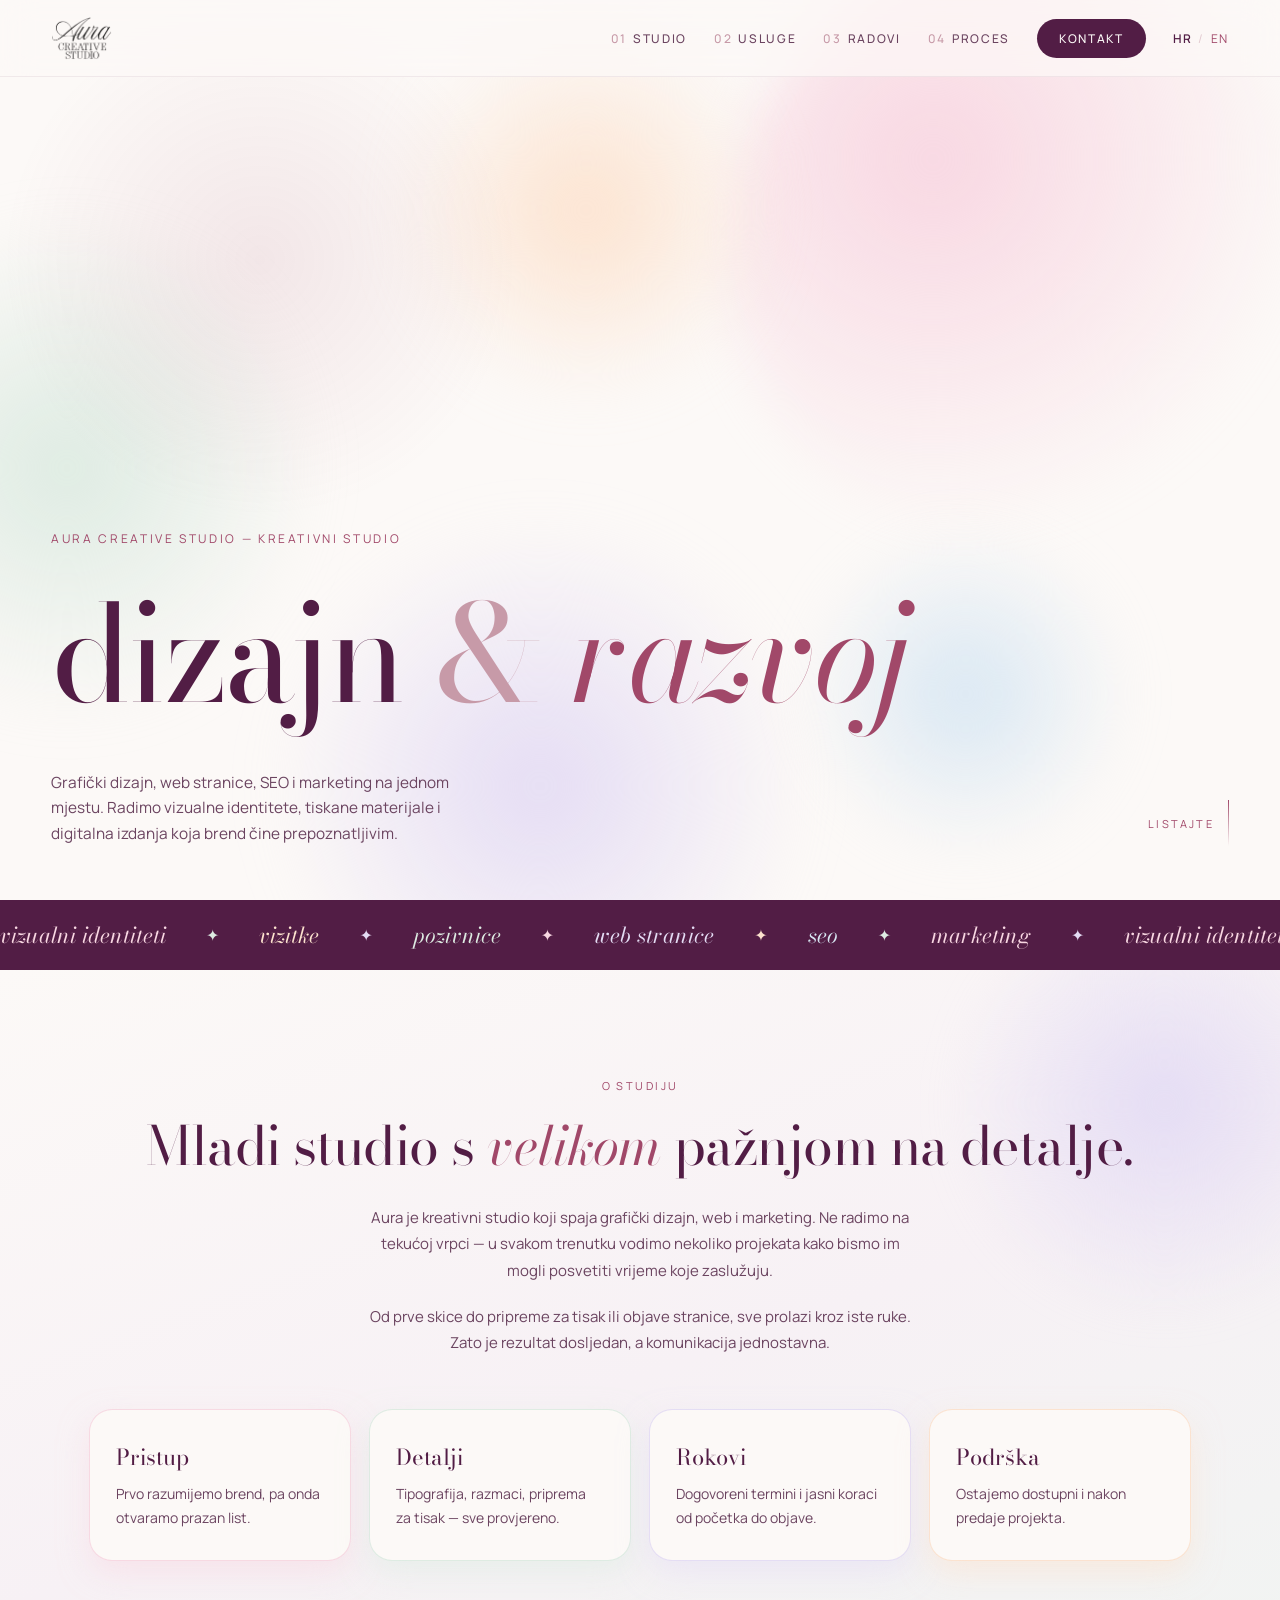
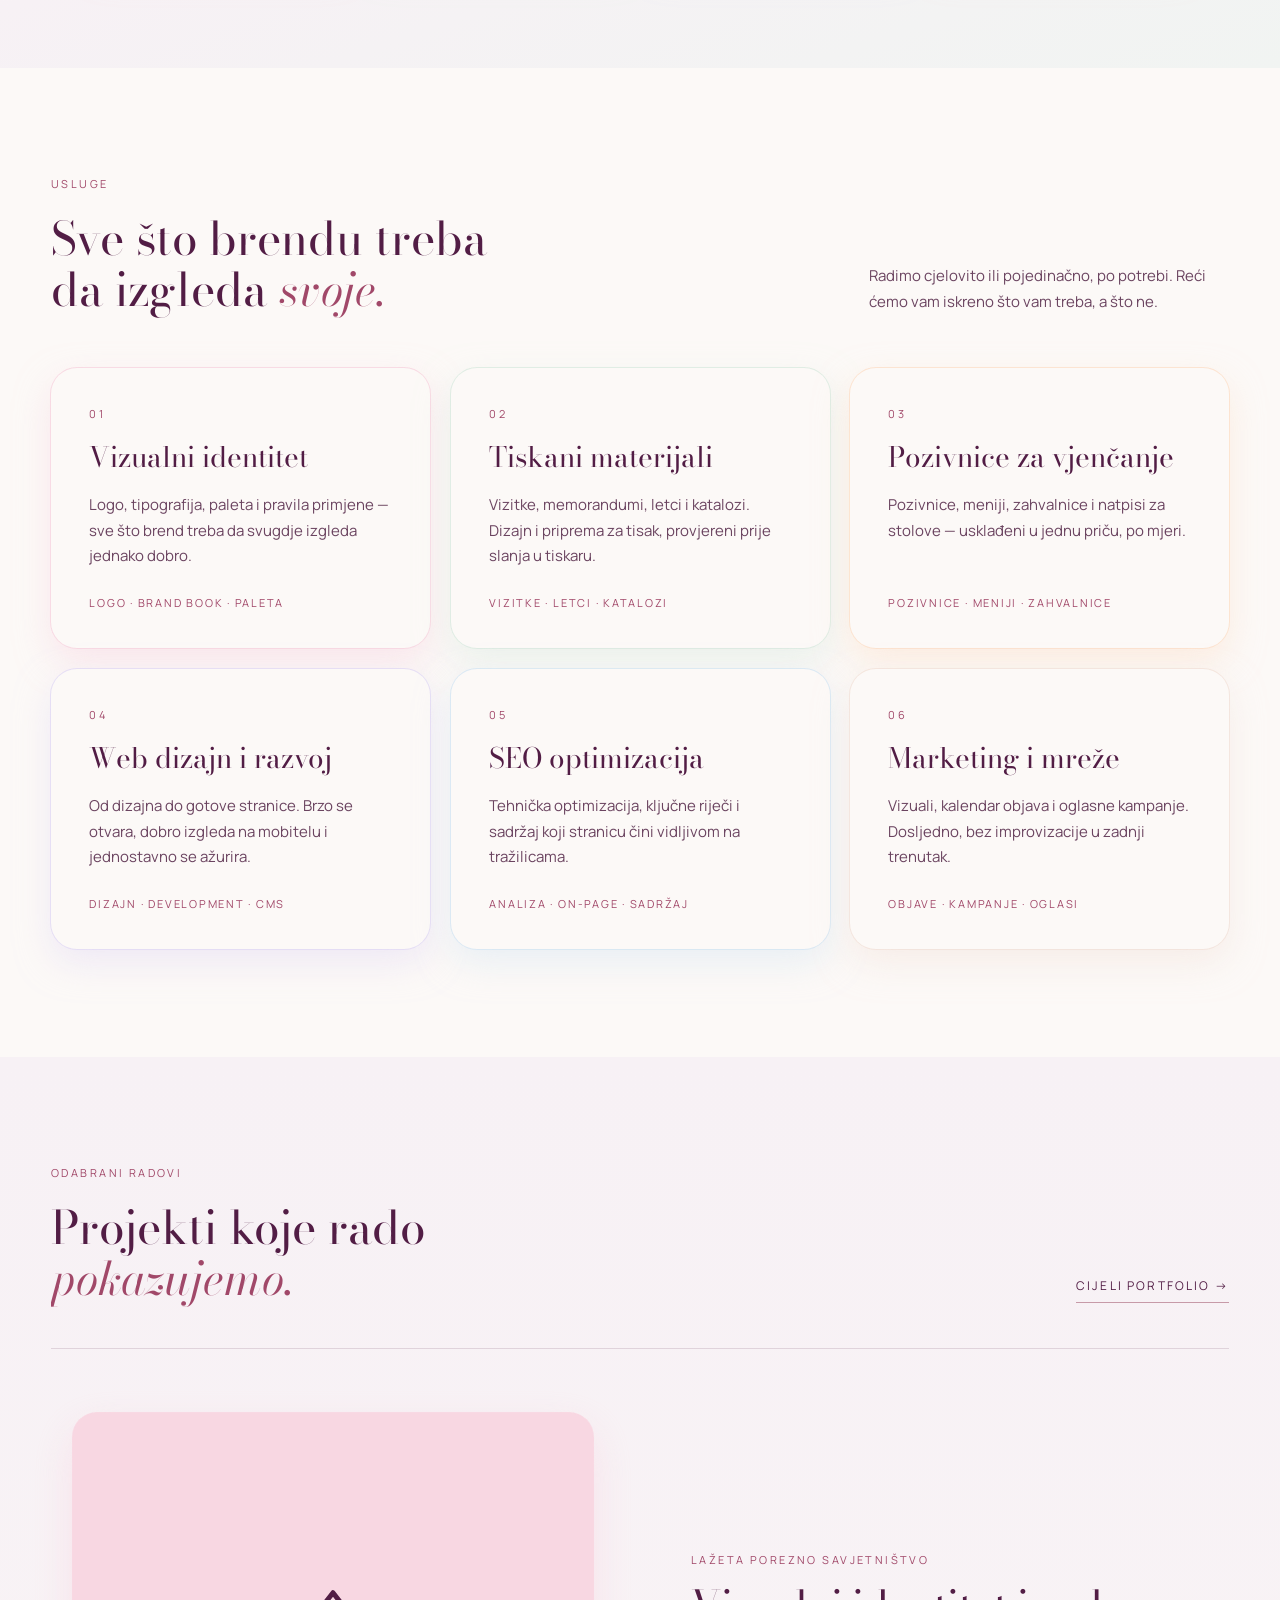
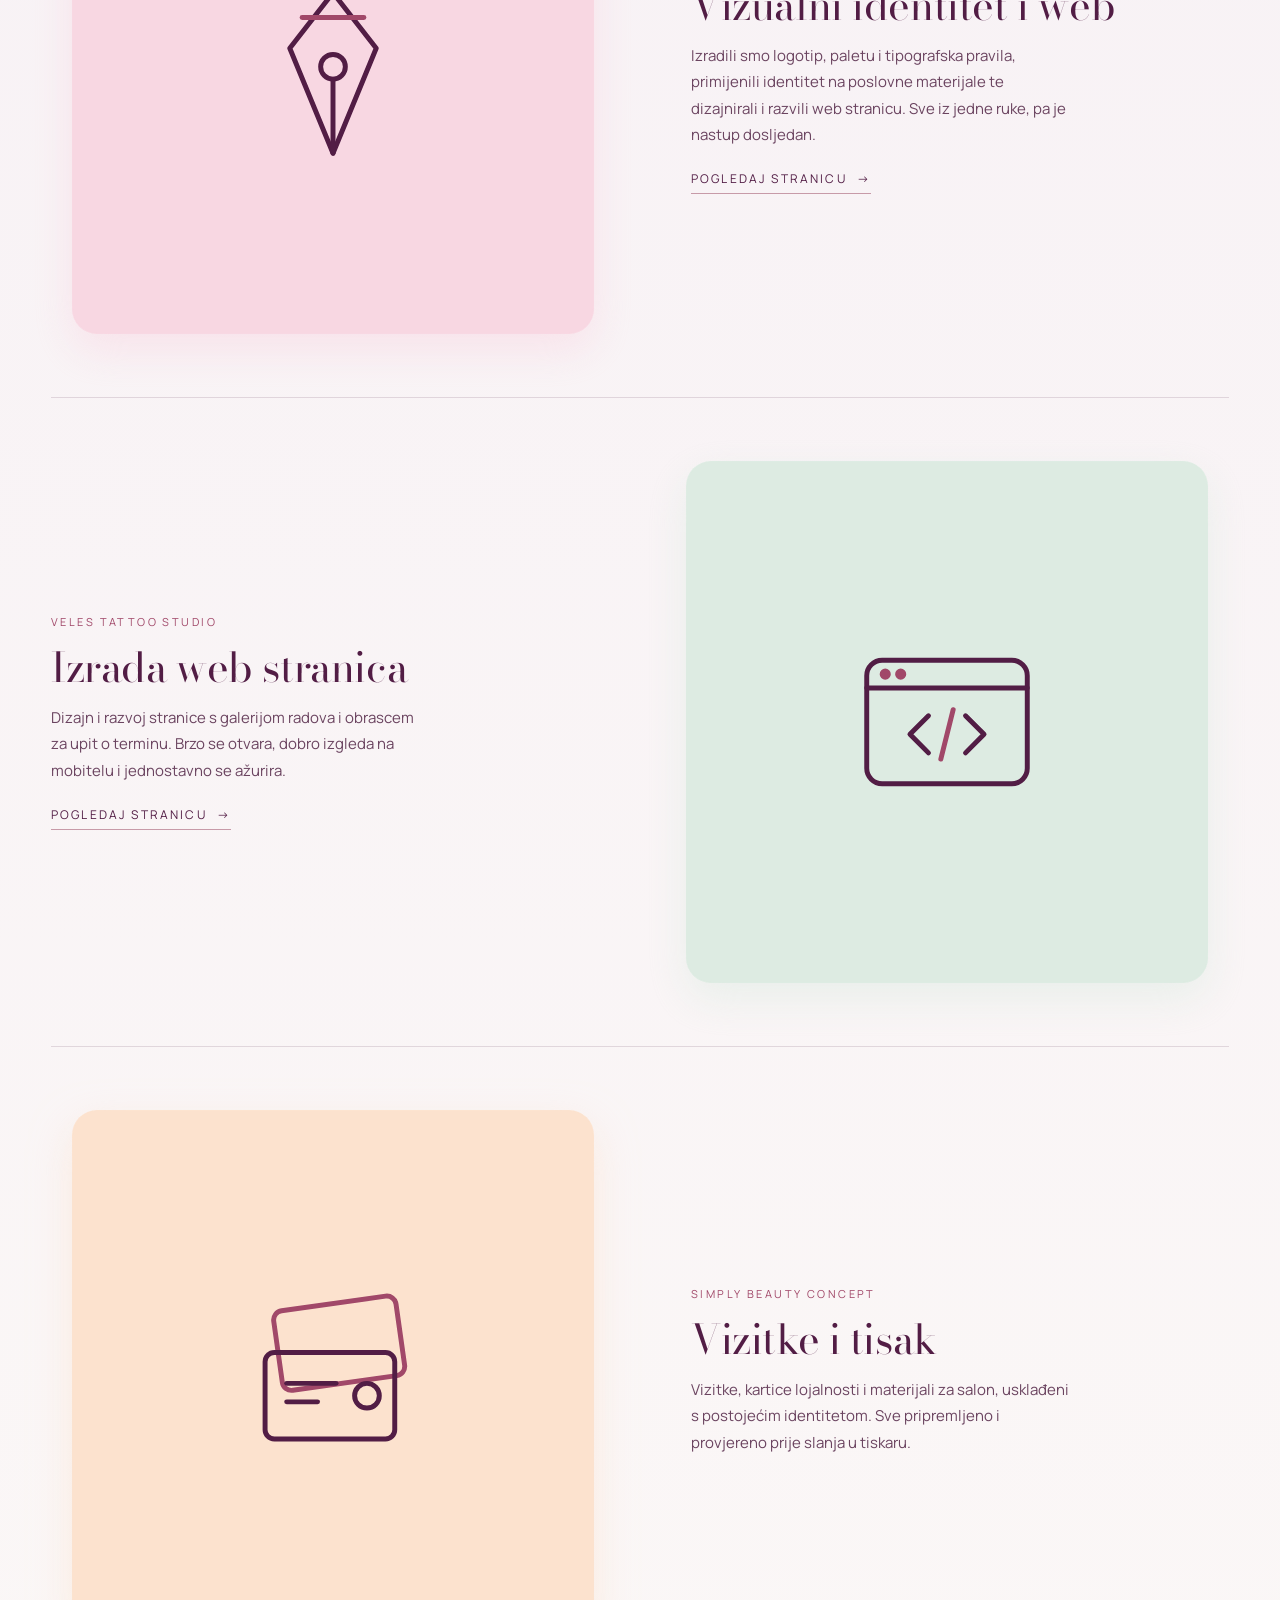
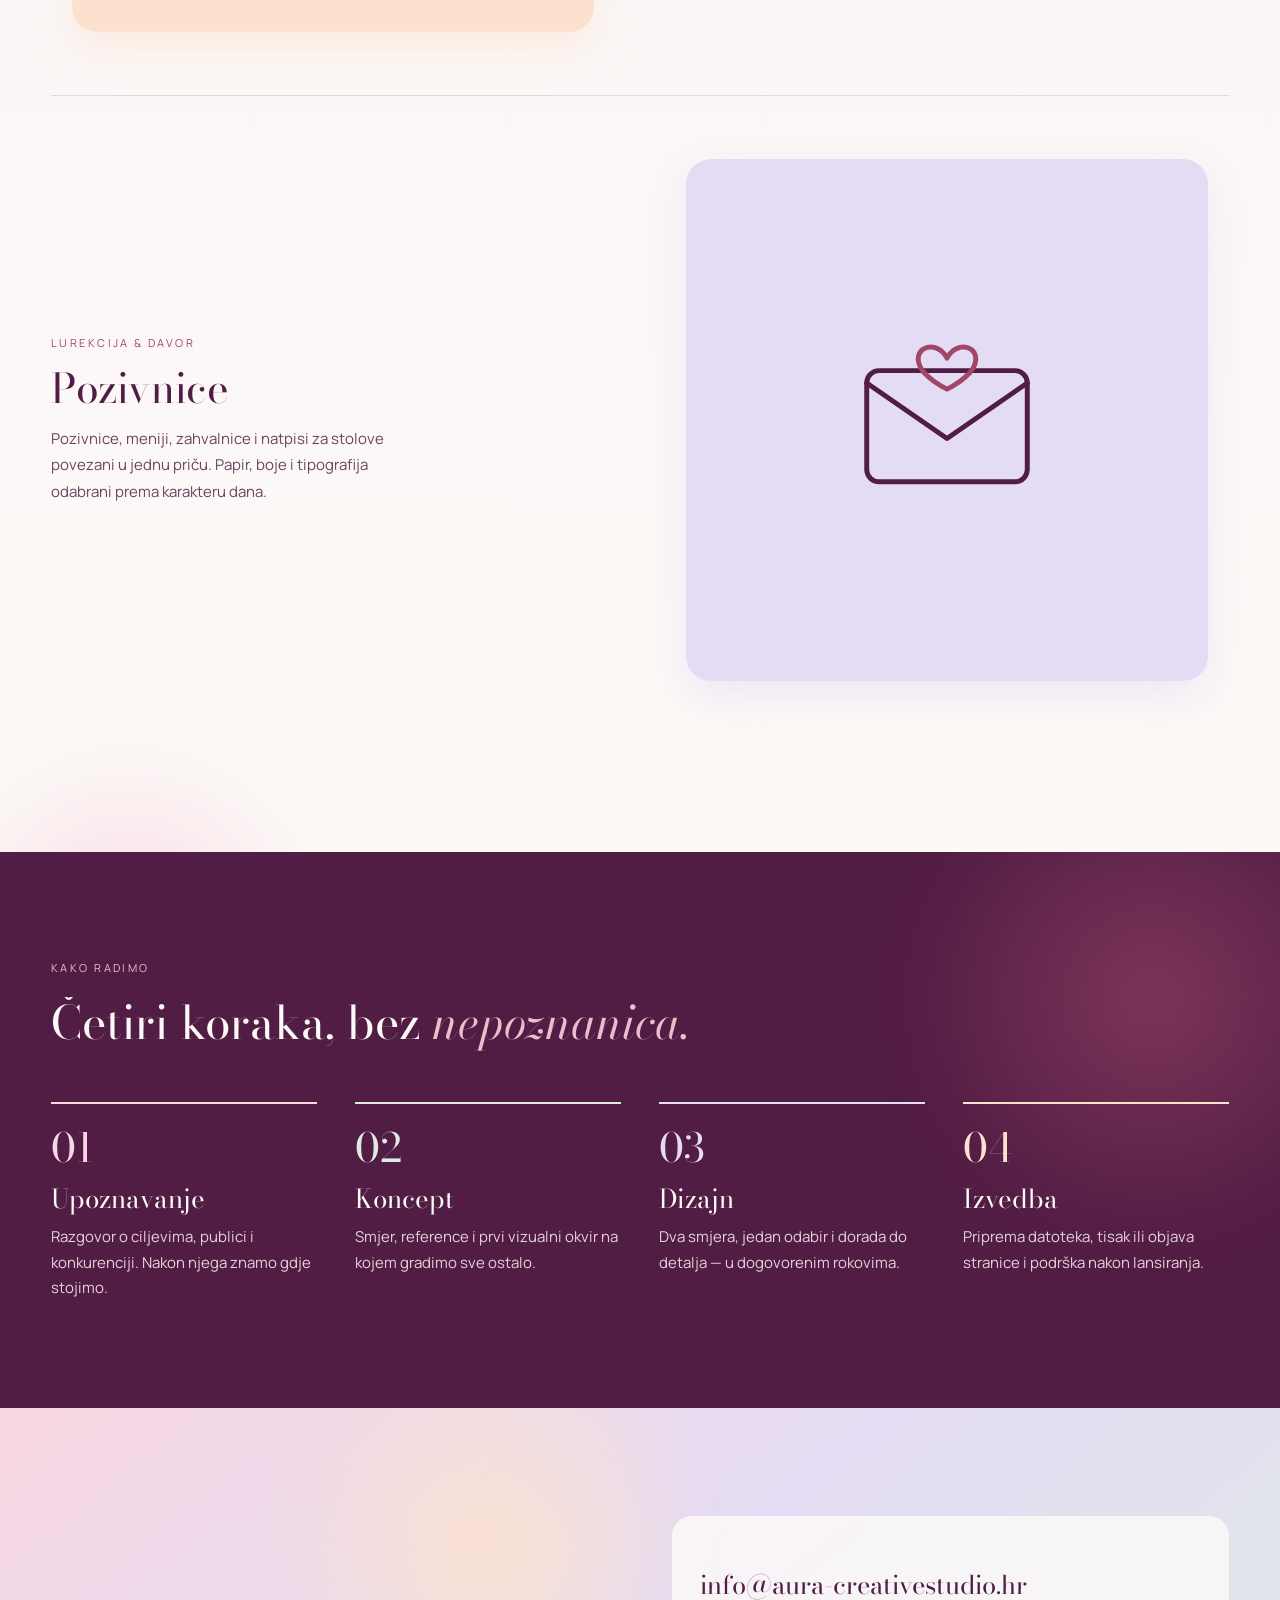
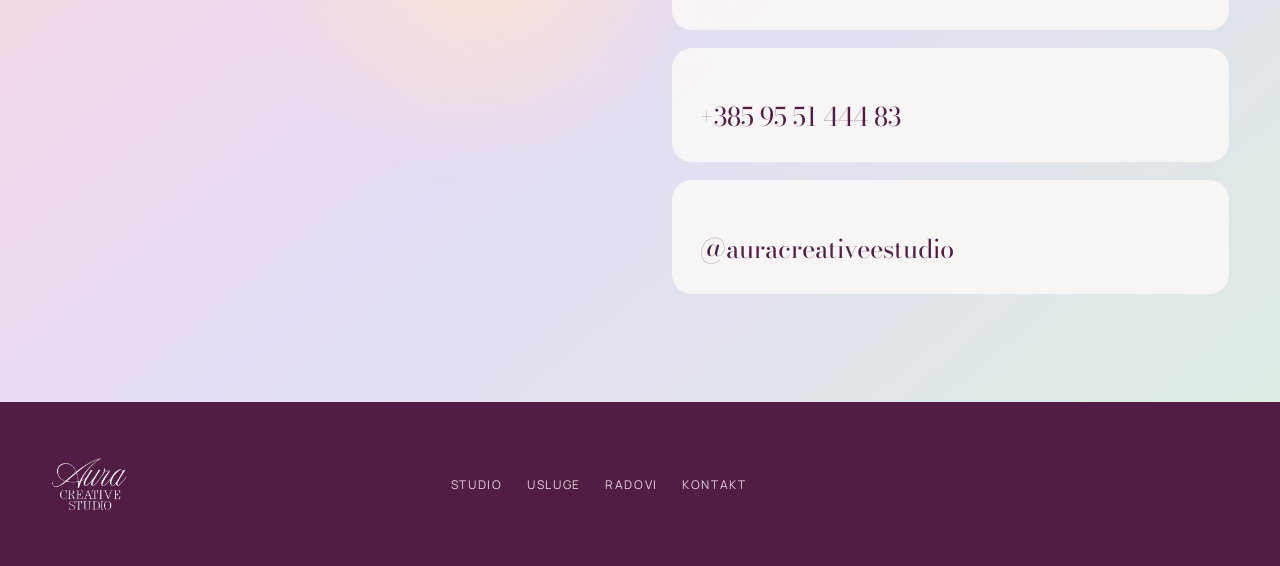
<file: index.html>
<!DOCTYPE html>
<html lang="hr">
<head>
<meta charset="utf-8">
<meta name="viewport" content="width=device-width, initial-scale=1">
<title>Aura Creative Studio — grafički dizajn, web stranice i marketing</title>
<!-- Standard favicon -->
<link rel="icon" href="/assets/favicon/favicon.ico" sizes="any">

<!-- SVG favicon -->
<link rel="icon" href="/assets/favicon/favicon.svg" type="image/svg+xml">

<!-- PNG favicons -->
<link rel="icon" type="image/png" sizes="32x32" href="/assets/favicon/favicon-32x32.png">
<link rel="icon" type="image/png" sizes="16x16" href="/assets/favicon/favicon-16x16.png">

<!-- Apple devices -->
<link rel="apple-touch-icon" sizes="180x180" href="/assets/favicon/apple-touch-icon.png">
<meta name="description" content="Kreativni studio za vizualne identitete, vizitke, pozivnice za vjenčanje, izradu web stranica, SEO i marketing. Javljamo se u roku od jednog radnog dana.">
<meta name="keywords" content="grafički dizajn, vizualni identitet, izrada logotipa, vizitke, pozivnice za vjenčanje, izrada web stranica, SEO optimizacija, marketing, društvene mreže">
<meta name="robots" content="index, follow, max-image-preview:large">
<meta name="author" content="Aura Creative Studio">
<meta name="theme-color" content="#521D45">
<link rel="canonical" href="https://aura-creativestudio.hr/">
<link rel="alternate" hreflang="hr" href="https://aura-creativestudio.hr/">
<link rel="alternate" hreflang="en" href="https://aura-creativestudio.hr/en/">
<link rel="alternate" hreflang="x-default" href="https://aura-creativestudio.hr/">
<link rel="icon" type="image/png" href="./logo-mu8l3uc8-tuo2.png">
<link rel="apple-touch-icon" href="./logo-mu8l3uc8-tuo2.png">
<meta property="og:type" content="website">
<meta property="og:site_name" content="Aura Creative Studio">
<meta property="og:title" content="Aura Creative Studio — grafički dizajn, web stranice i marketing">
<meta property="og:description" content="Kreativni studio za vizualne identitete, vizitke, pozivnice za vjenčanje, izradu web stranica, SEO i marketing. Javljamo se u roku od jednog radnog dana.">
<meta property="og:url" content="https://aura-creativestudio.hr/">
<meta property="og:image" content="https://aura-creativestudio.hr/logo-mu8l3uc8-tuo2.png">
<meta property="og:locale" content="hr_HR">
<meta property="og:locale:alternate" content="en_US">
<meta name="twitter:card" content="summary_large_image">
<meta name="twitter:title" content="Aura Creative Studio — grafički dizajn, web stranice i marketing">
<meta name="twitter:description" content="Kreativni studio za vizualne identitete, vizitke, pozivnice za vjenčanje, izradu web stranica, SEO i marketing. Javljamo se u roku od jednog radnog dana.">
<meta name="twitter:image" content="https://aura-creativestudio.hr/logo-mu8l3uc8-tuo2.png">
<script type="application/ld+json">{"@context":"https://schema.org","@type":"ProfessionalService","name":"Aura Creative Studio","description":"Kreativni studio za vizualne identitete, vizitke, pozivnice za vjenčanje, izradu web stranica, SEO i marketing. Javljamo se u roku od jednog radnog dana.","url":"https://aura-creativestudio.hr/","image":"https://aura-creativestudio.hr/logo-mu8l3uc8-tuo2.png","logo":"https://aura-creativestudio.hr/logo-mu8l3uc8-tuo2.png","email":"info@aura-creativestudio.hr","telephone":"+385955144483","priceRange":"$$","address":{"@type":"PostalAddress","addressCountry":"HR"},"sameAs":["https://www.instagram.com/auracreativeestudio/"],"inLanguage":"hr","makesOffer":[{"@type":"Offer","itemOffered":{"@type":"Service","name":"Vizualni identitet"}},{"@type":"Offer","itemOffered":{"@type":"Service","name":"Tiskani materijali"}},{"@type":"Offer","itemOffered":{"@type":"Service","name":"Pozivnice za vjenčanje"}},{"@type":"Offer","itemOffered":{"@type":"Service","name":"Web dizajn i razvoj"}},{"@type":"Offer","itemOffered":{"@type":"Service","name":"SEO optimizacija"}},{"@type":"Offer","itemOffered":{"@type":"Service","name":"Marketing i društvene mreže"}}]}</script>
<link rel="preconnect" href="https://fonts.googleapis.com">
<link rel="preconnect" href="https://fonts.gstatic.com" crossorigin>
<link href="https://fonts.googleapis.com/css2?family=Bodoni+Moda:ital,opsz,wght@0,6..96,400;0,6..96,500;1,6..96,400;1,6..96,500&amp;family=Manrope:wght@300;400;500;600&amp;display=swap" rel="stylesheet">
<link rel="stylesheet" href="./style.css">
<script src="./aura-motion.js" defer></script>
<script src="./main.js" defer></script>
</head>
<body>
<div class="site-1">

  <header class="header-1">
    <a class="header-2" href="#top">
      <img class="header-3" src="./logo-mu8l3uc8-tuo2.png" alt="Aura Creative Studio">
    </a>
    <button class="header-4" type="button" data-menu-toggle="" aria-expanded="false" aria-controls="mobile-menu" aria-label="Meni">
        <span class="header-5" data-bar="1"></span>
        <span class="header-6" data-bar="2"></span>
        <span class="header-5" data-bar="3"></span>
      </button>
    <nav class="header-7" data-desktop-nav="">
      <a class="header-8" href="#studio"><span class="header-9">01</span>Studio</a>
      <a class="header-8" href="#usluge"><span class="header-9">02</span>Usluge</a>
      <a class="header-8" href="#radovi"><span class="header-9">03</span>Radovi</a>
      <a class="header-8" href="#proces"><span class="header-9">04</span>Proces</a>
      <a class="header-10" href="#kontakt">Kontakt</a>
      <span class="header-11">
        <span class="header-12">HR</span>
        <span class="header-13">/</span>
        <a class="header-14" href="en/">EN</a>
      </span>
    </nav>
  </header>
    <div class="menu-1" id="mobile-menu" hidden="">
        <button class="menu-2" type="button" data-menu-close="" aria-label="Zatvori meni">
          <span class="menu-3">
            <span class="menu-4"></span>
            <span class="menu-5"></span>
          </span>
        </button>
        <div class="menu-6"></div>
        <a class="menu-7" href="#studio" data-menu-close=""><span class="menu-8">01</span>Studio</a>
        <a class="menu-9" href="#usluge" data-menu-close=""><span class="menu-8">02</span>Usluge</a>
        <a class="menu-10" href="#radovi" data-menu-close=""><span class="menu-8">03</span>Radovi</a>
        <a class="menu-11" href="#proces" data-menu-close=""><span class="menu-8">04</span>Proces</a>
        <a class="menu-12" href="#kontakt" data-menu-close="">Kontakt</a>
        <div class="menu-13">
          <span class="header-12">HR</span>
          <span class="header-13">/</span>
          <a class="menu-14" href="en/">EN</a>
        </div>
      </div>
    

  <section class="top-1" id="top">
    <div class="top-2">
      <div class="top-3"></div>
      <div class="top-4"></div>
      <div class="top-5"></div>
      <div class="top-6"></div>
      <div class="top-7"></div>
    </div>
    <div class="top-8">
      <p class="top-9">Aura Creative Studio — kreativni studio</p>
      <h1 class="top-10">
        <span class="top-11">Aura Creative Studio — grafički i web </span><span class="top-12">dizajn</span>
        <span class="top-13">&amp;</span>
        <span class="top-14">razvoj</span>
      </h1>
      <div class="top-15">
        <p class="top-16">Grafički dizajn, web stranice, SEO i marketing na jednom mjestu. Radimo vizualne identitete, tiskane materijale i digitalna izdanja koja brend čine prepoznatljivim.</p>
        <div class="top-17">
          <span class="top-18">Listajte</span>
          <span class="top-19"></span>
        </div>
      </div>
    </div>
  </section>

  <div class="top-20">
    <div class="top-21">
      <div class="top-22">
        <span class="top-23">vizualni identiteti</span><span class="top-24">✦</span>
        <span class="top-25">vizitke</span><span class="top-26">✦</span>
        <span class="top-27">pozivnice</span><span class="top-28">✦</span>
        <span class="top-29">web stranice</span><span class="top-30">✦</span>
        <span class="top-31">seo</span><span class="top-24">✦</span>
        <span class="top-23">marketing</span><span class="top-26">✦</span>
      </div>
      <div class="top-22">
        <span class="top-23">vizualni identiteti</span><span class="top-24">✦</span>
        <span class="top-25">vizitke</span><span class="top-26">✦</span>
        <span class="top-27">pozivnice</span><span class="top-28">✦</span>
        <span class="top-29">web stranice</span><span class="top-30">✦</span>
        <span class="top-31">seo</span><span class="top-24">✦</span>
        <span class="top-23">marketing</span><span class="top-26">✦</span>
      </div>
    </div>
  </div>

  <section class="studio-1" id="studio">
    <div class="studio-2"></div>
    <div class="studio-3">
      <p class="studio-4">O studiju</p>
      <h2 class="studio-5">Mladi studio s <em class="menu-14">velikom</em> pažnjom na detalje.</h2>
      <p class="studio-6">Aura je kreativni studio koji spaja grafički dizajn, web i marketing. Ne radimo na tekućoj vrpci — u svakom trenutku vodimo nekoliko projekata kako bismo im mogli posvetiti vrijeme koje zaslužuju.</p>
      <p class="studio-7">Od prve skice do pripreme za tisak ili objave stranice, sve prolazi kroz iste ruke. Zato je rezultat dosljedan, a komunikacija jednostavna.</p>
      <div class="studio-8">
        <div class="studio-9">
          <h3 class="studio-10">Pristup</h3>
          <p class="studio-11">Prvo razumijemo brend, pa onda otvaramo prazan list.</p>
        </div>
        <div class="studio-12">
          <h3 class="studio-10">Detalji</h3>
          <p class="studio-11">Tipografija, razmaci, priprema za tisak — sve provjereno.</p>
        </div>
        <div class="studio-13">
          <h3 class="studio-10">Rokovi</h3>
          <p class="studio-11">Dogovoreni termini i jasni koraci od početka do objave.</p>
        </div>
        <div class="studio-14">
          <h3 class="studio-10">Podrška</h3>
          <p class="studio-11">Ostajemo dostupni i nakon predaje projekta.</p>
        </div>
      </div>
    </div>
  </section>

  <section class="usluge-1" id="usluge">
    <div class="usluge-2">
      <div class="usluge-3">
        <div>
          <p class="usluge-4">Usluge</p>
          <h2 class="usluge-5">Sve što brendu treba<br>da izgleda <em class="menu-14">svoje.</em></h2>
        </div>
        <p class="usluge-6">Radimo cjelovito ili pojedinačno, po potrebi. Reći ćemo vam iskreno što vam treba, a što ne.</p>
      </div>
      <div class="usluge-7">
        <div class="usluge-8">
          <span class="usluge-9">01</span>
          <h3 class="usluge-10">Vizualni identitet</h3>
          <p class="usluge-11">Logo, tipografija, paleta i pravila primjene — sve što brend treba da svugdje izgleda jednako dobro.</p>
          <span class="usluge-12">Logo · Brand book · Paleta</span>
        </div>
        <div class="usluge-13">
          <span class="usluge-9">02</span>
          <h3 class="usluge-10">Tiskani materijali</h3>
          <p class="usluge-11">Vizitke, memorandumi, letci i katalozi. Dizajn i priprema za tisak, provjereni prije slanja u tiskaru.</p>
          <span class="usluge-12">Vizitke · Letci · Katalozi</span>
        </div>
        <div class="usluge-14">
          <span class="usluge-9">03</span>
          <h3 class="usluge-10">Pozivnice za vjenčanje</h3>
          <p class="usluge-11">Pozivnice, meniji, zahvalnice i natpisi za stolove — usklađeni u jednu priču, po mjeri.</p>
          <span class="usluge-12">Pozivnice · Meniji · Zahvalnice</span>
        </div>
        <div class="usluge-15">
          <span class="usluge-9">04</span>
          <h3 class="usluge-10">Web dizajn i razvoj</h3>
          <p class="usluge-11">Od dizajna do gotove stranice. Brzo se otvara, dobro izgleda na mobitelu i jednostavno se ažurira.</p>
          <span class="usluge-12">Dizajn · Development · CMS</span>
        </div>
        <div class="usluge-16">
          <span class="usluge-9">05</span>
          <h3 class="usluge-10">SEO optimizacija</h3>
          <p class="usluge-11">Tehnička optimizacija, ključne riječi i sadržaj koji stranicu čini vidljivom na tražilicama.</p>
          <span class="usluge-12">Analiza · On-page · Sadržaj</span>
        </div>
        <div class="usluge-17">
          <span class="usluge-9">06</span>
          <h3 class="usluge-10">Marketing i mreže</h3>
          <p class="usluge-11">Vizuali, kalendar objava i oglasne kampanje. Dosljedno, bez improvizacije u zadnji trenutak.</p>
          <span class="usluge-12">Objave · Kampanje · Oglasi</span>
        </div>
      </div>
    </div>
  </section>

  <section class="radovi-1" id="radovi">
    <div class="radovi-2"></div>
    <div class="radovi-3">
      <div class="radovi-4">
        <div>
          <p class="usluge-4">Odabrani radovi</p>
          <h2 class="usluge-5">Projekti koje rado<br><em class="menu-14">pokazujemo.</em></h2>
        </div>
        <a class="radovi-5" href="#kontakt">Cijeli portfolio →</a>
      </div>
      <article class="radovi-6">
        <div class="radovi-7">
          <svg class="radovi-8" aria-label="Ikona usluge" role="img" viewBox="0 0 64 64" width="38%" height="38%" fill="none" stroke="#521D45" stroke-width="1.6" stroke-linecap="round" stroke-linejoin="round"><path d="M32 6 L46 24 L32 58 L18 24 Z"></path><circle cx="32" cy="30" r="4"></circle><path d="M32 34 V58"></path><path d="M22 14 H42" stroke="#A14869"></path></svg>
        </div>
        <div class="radovi-9">
          <p class="radovi-10">Lažeta Porezno Savjetništvo</p>
          <h2 class="radovi-11">Vizualni identitet i web</h2>
          <p class="radovi-12">Izradili smo logotip, paletu i tipografska pravila, primijenili identitet na poslovne materijale te dizajnirali i razvili web stranicu. Sve iz jedne ruke, pa je nastup dosljedan.</p>
          <a class="radovi-13" href="https://www.lazeta.hr" target="_blank" rel="noopener">Pogledaj stranicu <span>→</span></a>
        </div>
      </article>
      <article class="radovi-6">
        <div class="radovi-14">
          <svg class="radovi-8" aria-label="Ikona usluge" role="img" viewBox="0 0 64 64" width="38%" height="38%" fill="none" stroke="#521D45" stroke-width="1.6" stroke-linecap="round" stroke-linejoin="round"><rect x="6" y="12" width="52" height="40" rx="5"></rect><path d="M6 21 H58"></path><circle cx="12" cy="16.5" r="1" fill="#A14869" stroke="#A14869"></circle><circle cx="17" cy="16.5" r="1" fill="#A14869" stroke="#A14869"></circle><path d="M26 30 L20 36 L26 42"></path><path d="M38 30 L44 36 L38 42"></path><path d="M34 28 L30 44" stroke="#A14869"></path></svg>
        </div>
        <div class="radovi-15">
          <p class="radovi-10">Veles Tattoo Studio</p>
          <h2 class="radovi-11">Izrada web stranica</h2>
          <p class="radovi-12">Dizajn i razvoj stranice s galerijom radova i obrascem za upit o terminu. Brzo se otvara, dobro izgleda na mobitelu i jednostavno se ažurira.</p>
          <a class="radovi-13" href="https://www.veles-tattoo.hr/" target="_blank" rel="noopener">Pogledaj stranicu <span>→</span></a>
        </div>
      </article>
      <article class="radovi-6">
        <div class="radovi-16">
          <svg class="radovi-8" aria-label="Ikona usluge" role="img" viewBox="0 0 64 64" width="38%" height="38%" fill="none" stroke="#521D45" stroke-width="1.6" stroke-linecap="round" stroke-linejoin="round"><rect x="14" y="10" width="40" height="26" rx="3" transform="rotate(-8 34 23)" stroke="#A14869"></rect><rect x="10" y="26" width="42" height="28" rx="3"></rect><path d="M17 36 H33"></path><path d="M17 42 H27"></path><circle cx="43" cy="40" r="4"></circle></svg>
        </div>
        <div class="radovi-9">
          <p class="radovi-10">Simply Beauty Concept</p>
          <h2 class="radovi-11">Vizitke i tisak</h2>
          <p class="radovi-12">Vizitke, kartice lojalnosti i materijali za salon, usklađeni s postojećim identitetom. Sve pripremljeno i provjereno prije slanja u tiskaru.</p>
        </div>
      </article>
      <article class="radovi-6">
        <div class="radovi-17">
          <svg class="radovi-8" aria-label="Ikona usluge" role="img" viewBox="0 0 64 64" width="38%" height="38%" fill="none" stroke="#521D45" stroke-width="1.6" stroke-linecap="round" stroke-linejoin="round"><rect x="6" y="16" width="52" height="36" rx="4"></rect><path d="M6 20 L32 38 L58 20"></path><path d="M32 12 C29 6 21 8 23 14 C24 18 32 22 32 22 C32 22 40 18 41 14 C43 8 35 6 32 12 Z" stroke="#A14869"></path></svg>
        </div>
        <div class="radovi-15">
          <p class="radovi-10">Lurekcija &amp; Davor</p>
          <h2 class="radovi-11">Pozivnice</h2>
          <p class="radovi-12">Pozivnice, meniji, zahvalnice i natpisi za stolove povezani u jednu priču. Papir, boje i tipografija odabrani prema karakteru dana.</p>
        </div>
      </article>
    </div>
  </section>

  <section class="proces-1" id="proces">
    <div class="proces-2"></div>
    <div class="radovi-3">
      <p class="proces-3">Kako radimo</p>
      <h2 class="proces-4">Četiri koraka, bez <em class="proces-5">nepoznanica.</em></h2>
      <div class="proces-6">
        <div class="proces-7">
          <div class="proces-8">01</div>
          <h3 class="proces-9">Upoznavanje</h3>
          <p class="proces-10">Razgovor o ciljevima, publici i konkurenciji. Nakon njega znamo gdje stojimo.</p>
        </div>
        <div class="proces-11">
          <div class="proces-12">02</div>
          <h3 class="proces-9">Koncept</h3>
          <p class="proces-10">Smjer, reference i prvi vizualni okvir na kojem gradimo sve ostalo.</p>
        </div>
        <div class="proces-13">
          <div class="proces-14">03</div>
          <h3 class="proces-9">Dizajn</h3>
          <p class="proces-10">Dva smjera, jedan odabir i dorada do detalja — u dogovorenim rokovima.</p>
        </div>
        <div class="proces-15">
          <div class="proces-16">04</div>
          <h3 class="proces-9">Izvedba</h3>
          <p class="proces-10">Priprema datoteka, tisak ili objava stranice i podrška nakon lansiranja.</p>
        </div>
      </div>
    </div>
  </section>

  <section class="kontakt-1" id="kontakt">
    <div class="kontakt-2"></div>
    <div class="kontakt-3">
      <div>
        <p class="usluge-4">Kontakt</p>
        <h2 class="kontakt-4">Napravimo nešto<br><em class="menu-14">lijepo zajedno.</em></h2>
        <p class="kontakt-5">Recite nam par riječi o projektu i javljamo se u roku od jednog radnog dana.</p>
      </div>
      <div class="kontakt-6">
        <div class="kontakt-7">
          <p class="kontakt-8">E-mail</p>
          <a class="kontakt-9" href="mailto:info@aura-creativestudio.hr">info@aura-creativestudio.hr</a>
        </div>
        <div class="kontakt-7">
          <p class="kontakt-8">Telefon</p>
          <a class="kontakt-9" href="tel:+385955144483">+385 95 51 444 83</a>
        </div>
        <div class="kontakt-7">
          <p class="kontakt-8">Instagram</p>
          <a class="kontakt-9" href="https://www.instagram.com/auracreativeestudio/" target="_blank" rel="noopener">@auracreativeestudio</a>
        </div>
      </div>
    </div>
  </section>

  <footer class="footer-1">
    <div class="footer-2">
      <img class="footer-3" src="./assets/aura-logo-white.png" alt="Aura Creative Studio" />
      <nav class="footer-4">
        <a class="footer-5" href="#studio">Studio</a>
        <a class="footer-5" href="#usluge">Usluge</a>
        <a class="footer-5" href="#radovi">Radovi</a>
        <a class="footer-5" href="#kontakt">Kontakt</a>
      </nav>
      <p class="footer-6">© 2026. Aura Creative Studio</p>
    </div>
  </footer>
</div>
</body>
</html>
</file>
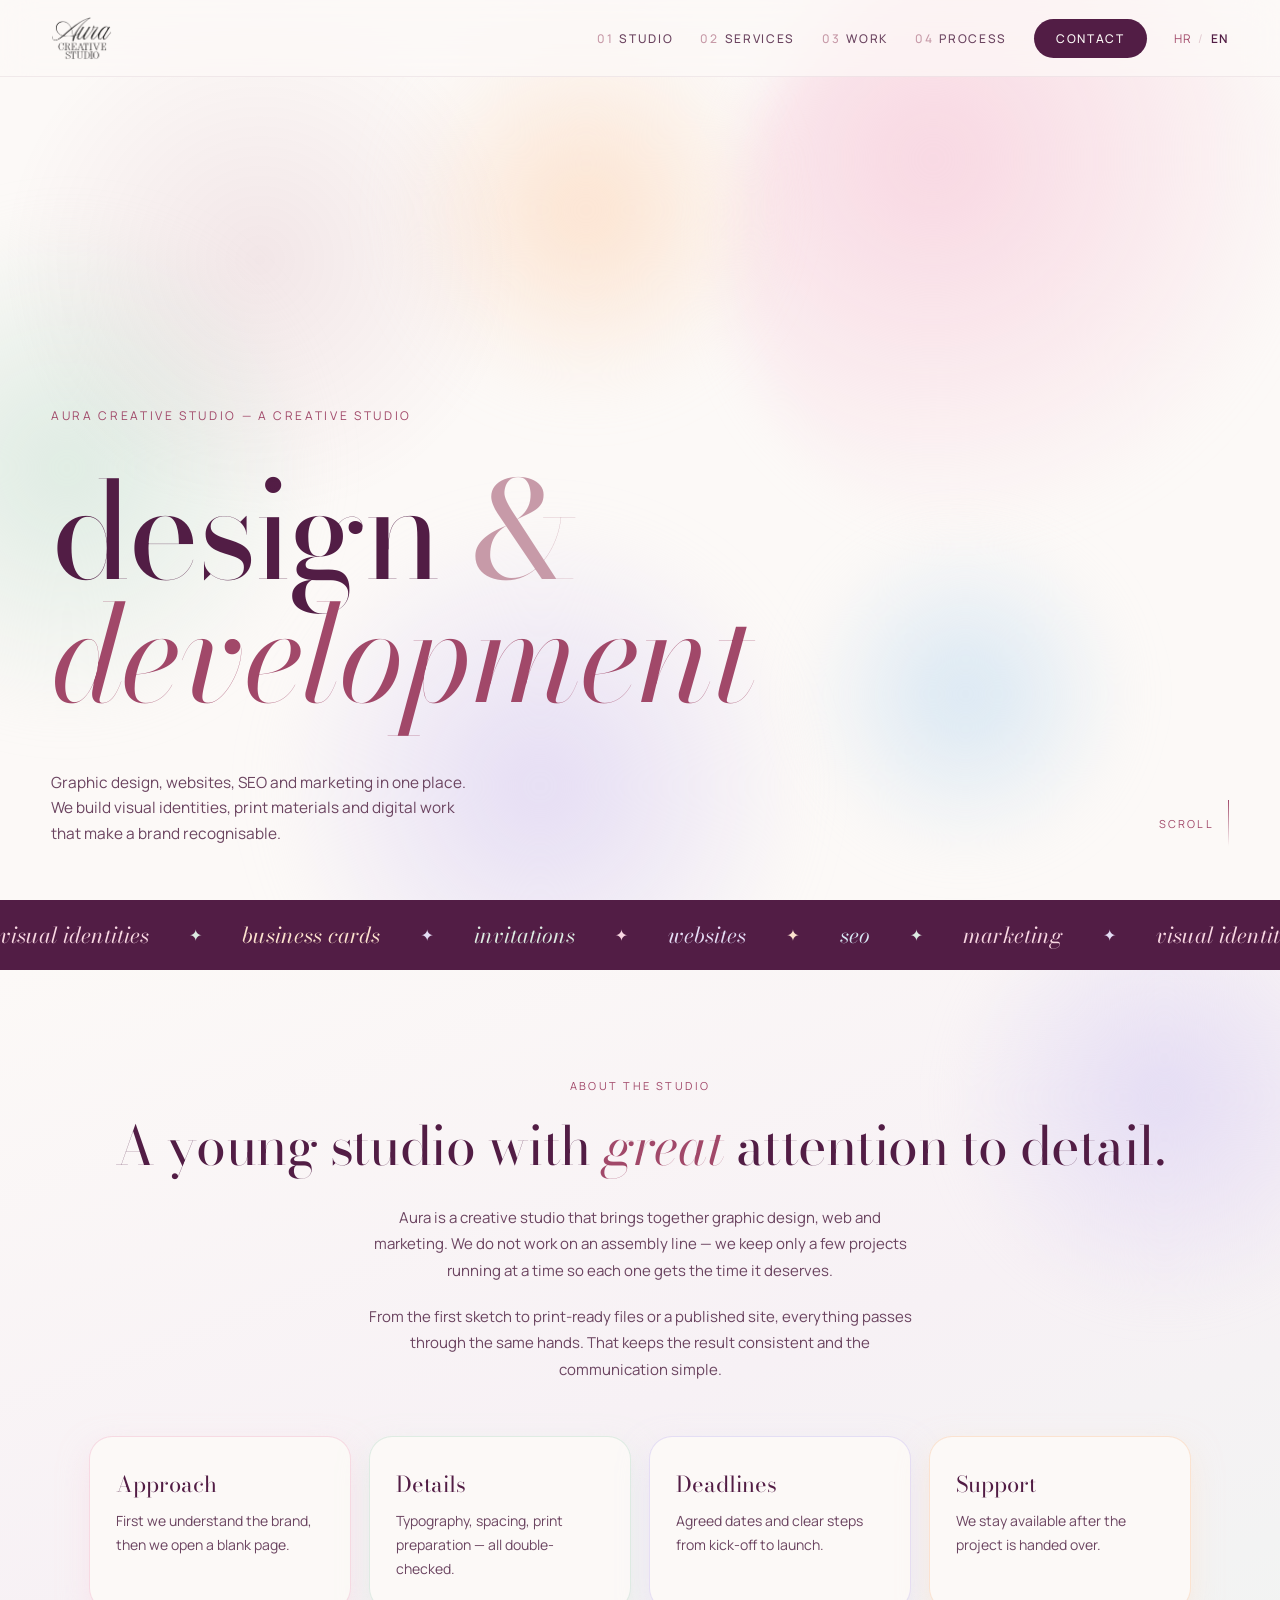
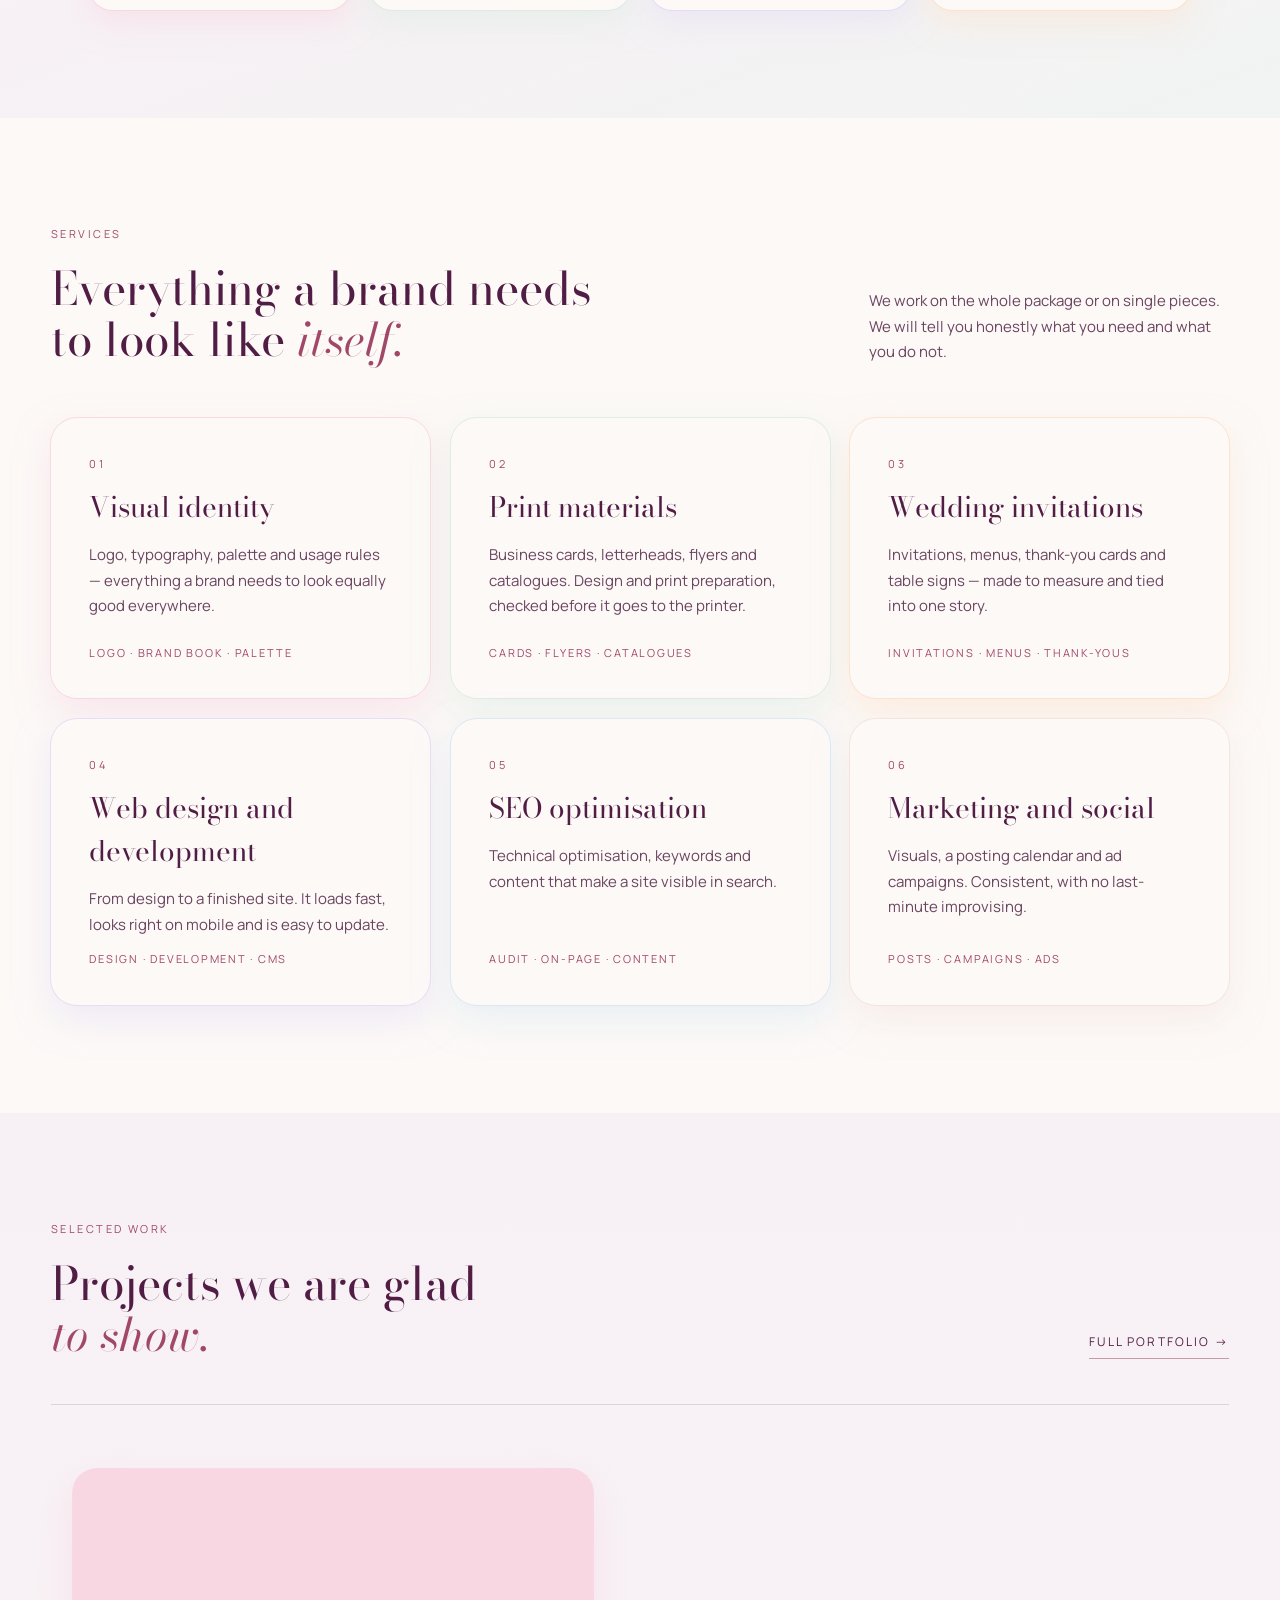
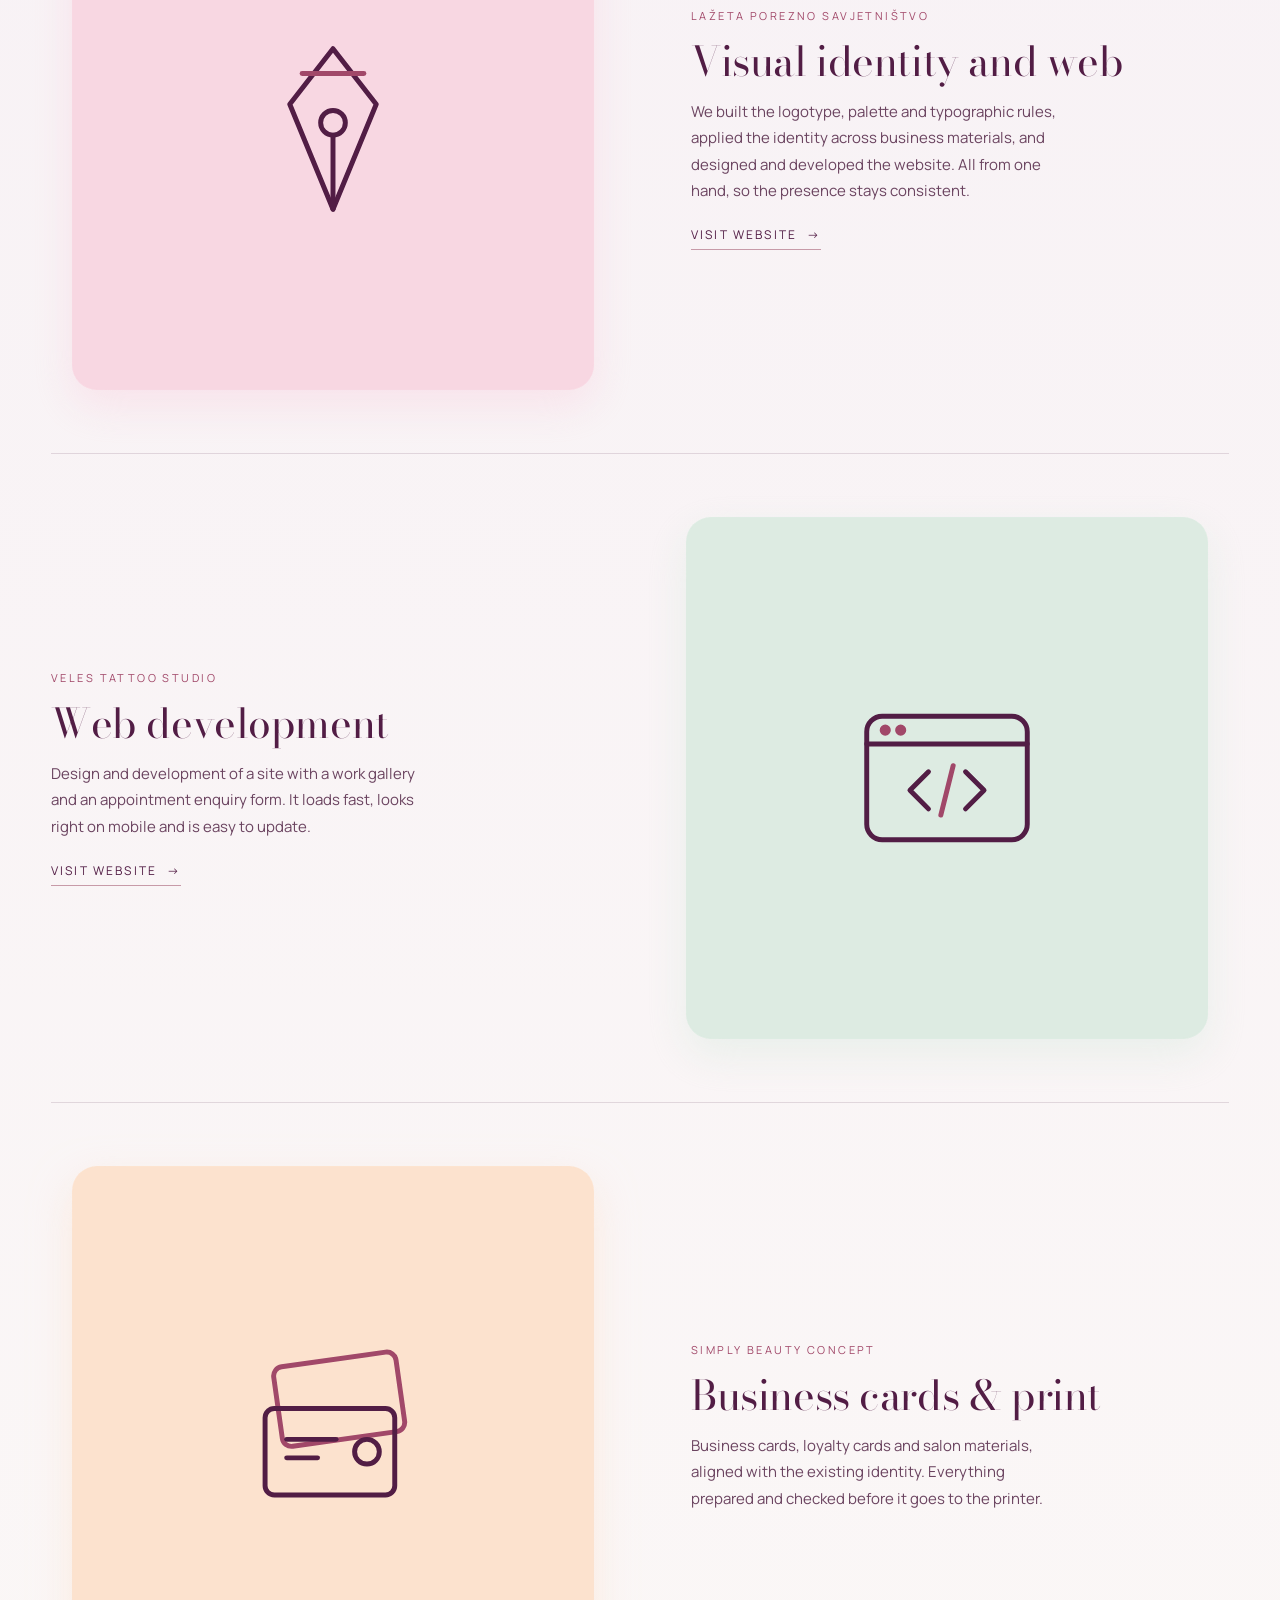
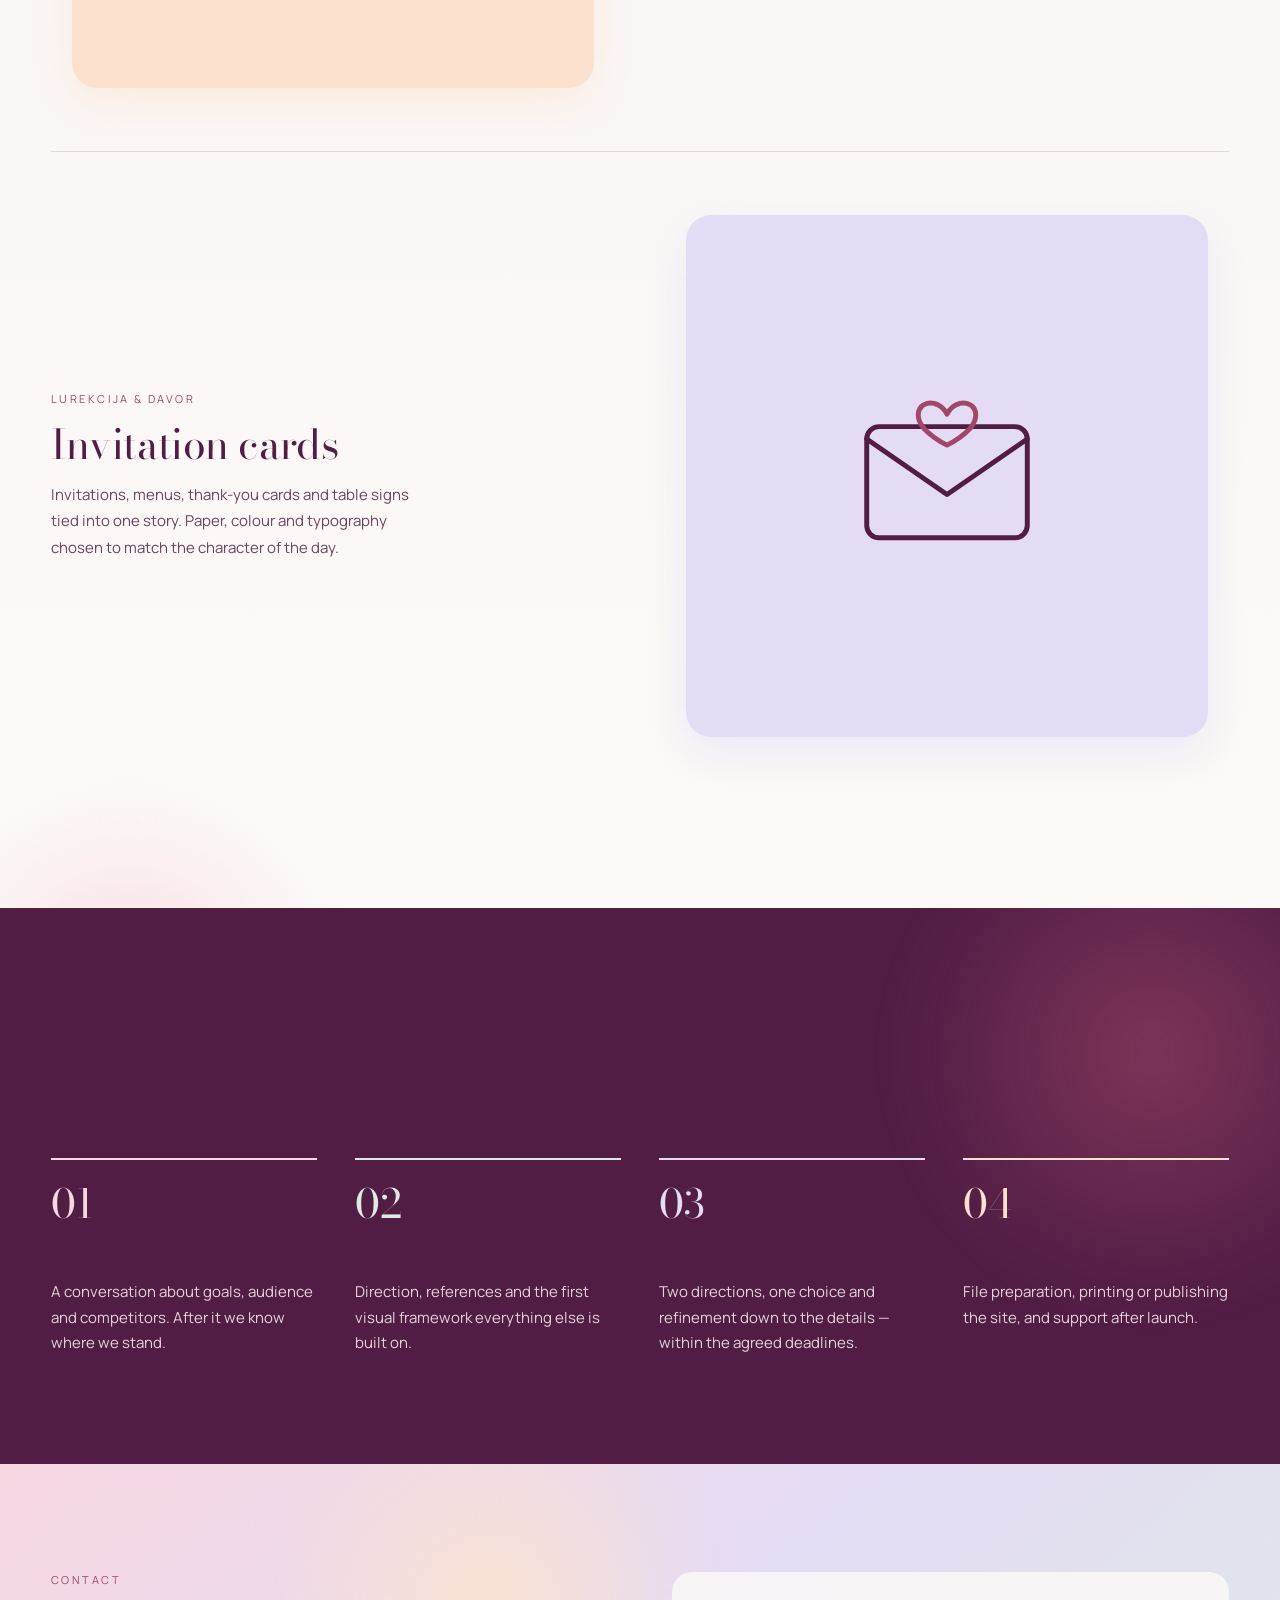
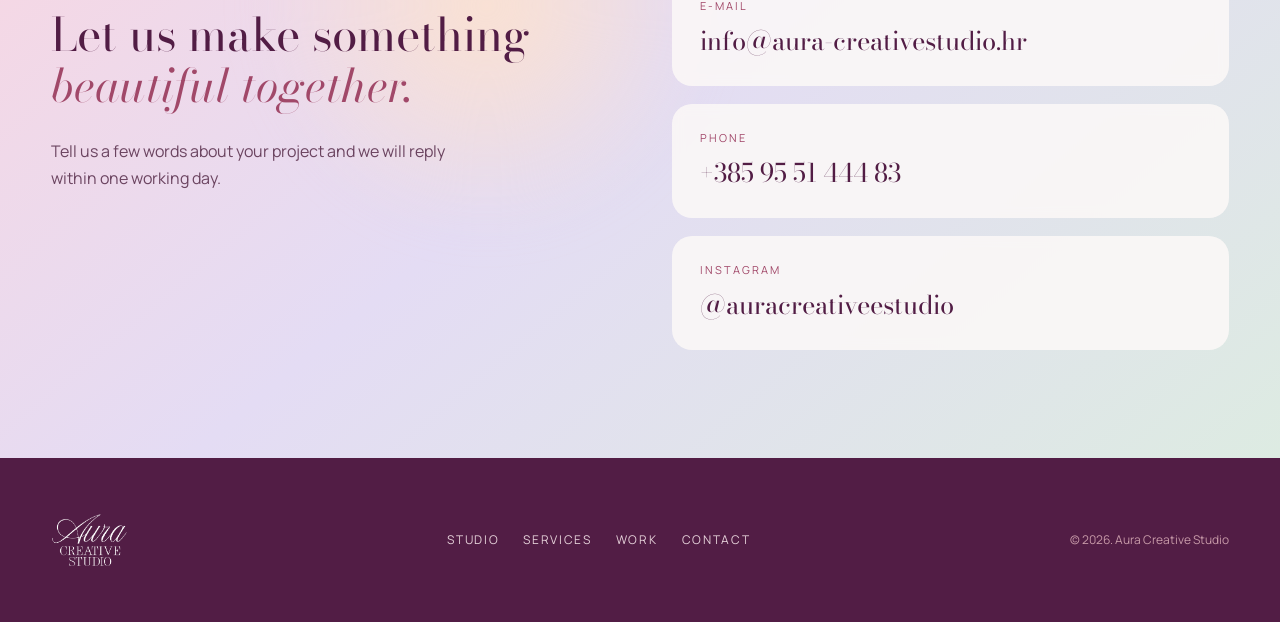
<file: en/index.html>
<!DOCTYPE html>
<html lang="en">
<head>
<meta charset="utf-8">
<meta name="viewport" content="width=device-width, initial-scale=1">
<title>Aura Creative Studio — graphic design, websites and marketing</title>
<!-- Standard favicon -->
<link rel="icon" href="/assets/favicon/favicon.ico" sizes="any">

<!-- SVG favicon -->
<link rel="icon" href="/assets/favicon/favicon.svg" type="image/svg+xml">

<!-- PNG favicons -->
<link rel="icon" type="image/png" sizes="32x32" href="/assets/favicon/favicon-32x32.png">
<link rel="icon" type="image/png" sizes="16x16" href="/assets/favicon/favicon-16x16.png">

<!-- Apple devices -->
<link rel="apple-touch-icon" sizes="180x180" href="/assets/favicon/apple-touch-icon.png">
<meta name="description" content="Creative studio for visual identities, business cards, wedding invitations, web development, SEO and marketing. We reply within one working day.">
<meta name="keywords" content="graphic design, visual identity, logo design, business cards, wedding invitations, web development, SEO, marketing, social media">
<meta name="robots" content="index, follow, max-image-preview:large">
<meta name="author" content="Aura Creative Studio">
<meta name="theme-color" content="#521D45">
<link rel="canonical" href="https://aura-creativestudio.hr/en/">
<link rel="alternate" hreflang="hr" href="https://aura-creativestudio.hr/">
<link rel="alternate" hreflang="en" href="https://aura-creativestudio.hr/en/">
<link rel="alternate" hreflang="x-default" href="https://aura-creativestudio.hr/">
<link rel="icon" type="image/png" href="../logo-mu8l3uc8-tuo2.png">
<link rel="apple-touch-icon" href="../logo-mu8l3uc8-tuo2.png">
<meta property="og:type" content="website">
<meta property="og:site_name" content="Aura Creative Studio">
<meta property="og:title" content="Aura Creative Studio — graphic design, websites and marketing">
<meta property="og:description" content="Creative studio for visual identities, business cards, wedding invitations, web development, SEO and marketing. We reply within one working day.">
<meta property="og:url" content="https://aura-creativestudio.hr/en/">
<meta property="og:image" content="https://aura-creativestudio.hr/logo-mu8l3uc8-tuo2.png">
<meta property="og:locale" content="en_US">
<meta property="og:locale:alternate" content="hr_HR">
<meta name="twitter:card" content="summary_large_image">
<meta name="twitter:title" content="Aura Creative Studio — graphic design, websites and marketing">
<meta name="twitter:description" content="Creative studio for visual identities, business cards, wedding invitations, web development, SEO and marketing. We reply within one working day.">
<meta name="twitter:image" content="https://aura-creativestudio.hr/logo-mu8l3uc8-tuo2.png">
<script type="application/ld+json">{"@context":"https://schema.org","@type":"ProfessionalService","name":"Aura Creative Studio","description":"Creative studio for visual identities, business cards, wedding invitations, web development, SEO and marketing. We reply within one working day.","url":"https://aura-creativestudio.hr/en/","image":"https://aura-creativestudio.hr/logo-mu8l3uc8-tuo2.png","logo":"https://aura-creativestudio.hr/logo-mu8l3uc8-tuo2.png","email":"info@aura-creativestudio.hr","telephone":"+385955144483","priceRange":"$$","address":{"@type":"PostalAddress","addressCountry":"HR"},"sameAs":["https://www.instagram.com/auracreativeestudio/"],"inLanguage":"en","makesOffer":[{"@type":"Offer","itemOffered":{"@type":"Service","name":"Visual identity design"}},{"@type":"Offer","itemOffered":{"@type":"Service","name":"Print design"}},{"@type":"Offer","itemOffered":{"@type":"Service","name":"Wedding invitations"}},{"@type":"Offer","itemOffered":{"@type":"Service","name":"Web design and development"}},{"@type":"Offer","itemOffered":{"@type":"Service","name":"SEO"}},{"@type":"Offer","itemOffered":{"@type":"Service","name":"Marketing and social media"}}]}</script>
<link rel="preconnect" href="https://fonts.googleapis.com">
<link rel="preconnect" href="https://fonts.gstatic.com" crossorigin>
<link href="https://fonts.googleapis.com/css2?family=Bodoni+Moda:ital,opsz,wght@0,6..96,400;0,6..96,500;1,6..96,400;1,6..96,500&amp;family=Manrope:wght@300;400;500;600&amp;display=swap" rel="stylesheet">
<link rel="stylesheet" href="../style.css">
<script src="../aura-motion.js" defer></script>
<script src="../main.js" defer></script>
</head>
<body>
<div class="site-1">

  <header class="header-1">
    <a class="header-2" href="#top">
      <img class="header-3" src="../logo-mu8l3uc8-tuo2.png" alt="Aura Creative Studio">
    </a>
    <button class="header-4" type="button" data-menu-toggle="" aria-expanded="false" aria-controls="mobile-menu" aria-label="Meni">
        <span class="header-5" data-bar="1"></span>
        <span class="header-6" data-bar="2"></span>
        <span class="header-5" data-bar="3"></span>
      </button>
    <nav class="header-7" data-desktop-nav="">
      <a class="header-8" href="#studio"><span class="header-9">01</span>Studio</a>
      <a class="header-8" href="#usluge"><span class="header-9">02</span>Services</a>
      <a class="header-8" href="#radovi"><span class="header-9">03</span>Work</a>
      <a class="header-8" href="#proces"><span class="header-9">04</span>Process</a>
      <a class="header-10" href="#kontakt">Contact</a>
      <span class="header-11">
        <a class="header-14" href="../">HR</a>
        <span class="header-13">/</span>
        <span class="header-12">EN</span>
      </span>
    </nav>
  </header>
  <div class="menu-1" id="mobile-menu" hidden="">
        <button class="menu-2" type="button" data-menu-close="" aria-label="Close menu">
          <span class="menu-3">
            <span class="menu-4"></span>
            <span class="menu-5"></span>
          </span>
        </button>
        <div class="menu-6"></div>
        <a class="menu-7" href="#studio" data-menu-close=""><span class="menu-8">01</span>Studio</a>
        <a class="menu-9" href="#usluge" data-menu-close=""><span class="menu-8">02</span>Services</a>
        <a class="menu-10" href="#radovi" data-menu-close=""><span class="menu-8">03</span>Work</a>
        <a class="menu-11" href="#proces" data-menu-close=""><span class="menu-8">04</span>Process</a>
        <a class="menu-12" href="#kontakt" data-menu-close="">Contact</a>
        <div class="menu-13">
          <a class="menu-14" href="../">HR</a>
          <span class="header-13">/</span>
          <span class="header-12">EN</span>
        </div>
      </div>
    

  <section class="top-1" id="top">
    <div class="top-2">
      <div class="top-3"></div>
      <div class="top-4"></div>
      <div class="top-5"></div>
      <div class="top-6"></div>
      <div class="top-7"></div>
    </div>
    <div class="top-8">
      <p class="top-9">Aura Creative Studio — a creative studio</p>
      <h1 class="top-10">
        <span class="top-11">Aura Creative Studio — graphic and web </span><span class="top-12">design</span>
        <span class="top-13">&amp;</span>
        <span class="top-14">development</span>
      </h1>
      <div class="top-15">
        <p class="top-16">Graphic design, websites, SEO and marketing in one place. We build visual identities, print materials and digital work that make a brand recognisable.</p>
        <div class="top-17">
          <span class="top-18">Scroll</span>
          <span class="top-19"></span>
        </div>
      </div>
    </div>
  </section>

  <div class="top-20">
    <div class="top-21">
      <div class="top-22">
        <span class="top-23">visual identities</span><span class="top-24">✦</span>
        <span class="top-25">business cards</span><span class="top-26">✦</span>
        <span class="top-27">invitations</span><span class="top-28">✦</span>
        <span class="top-29">websites</span><span class="top-30">✦</span>
        <span class="top-31">seo</span><span class="top-24">✦</span>
        <span class="top-23">marketing</span><span class="top-26">✦</span>
      </div>
      <div class="top-22">
        <span class="top-23">visual identities</span><span class="top-24">✦</span>
        <span class="top-25">business cards</span><span class="top-26">✦</span>
        <span class="top-27">invitations</span><span class="top-28">✦</span>
        <span class="top-29">websites</span><span class="top-30">✦</span>
        <span class="top-31">seo</span><span class="top-24">✦</span>
        <span class="top-23">marketing</span><span class="top-26">✦</span>
      </div>
    </div>
  </div>

  <section class="studio-1" id="studio">
    <div class="studio-2"></div>
    <div class="studio-3">
      <p class="studio-4">About the studio</p>
      <h2 class="studio-5">A young studio with <em class="menu-14">great</em> attention to detail.</h2>
      <p class="studio-6">Aura is a creative studio that brings together graphic design, web and marketing. We do not work on an assembly line — we keep only a few projects running at a time so each one gets the time it deserves.</p>
      <p class="studio-7">From the first sketch to print-ready files or a published site, everything passes through the same hands. That keeps the result consistent and the communication simple.</p>
      <div class="studio-8">
        <div class="studio-9">
          <h3 class="studio-10">Approach</h3>
          <p class="studio-11">First we understand the brand, then we open a blank page.</p>
        </div>
        <div class="studio-12">
          <h3 class="studio-10">Details</h3>
          <p class="studio-11">Typography, spacing, print preparation — all double-checked.</p>
        </div>
        <div class="studio-13">
          <h3 class="studio-10">Deadlines</h3>
          <p class="studio-11">Agreed dates and clear steps from kick-off to launch.</p>
        </div>
        <div class="studio-14">
          <h3 class="studio-10">Support</h3>
          <p class="studio-11">We stay available after the project is handed over.</p>
        </div>
      </div>
    </div>
  </section>

  <section class="usluge-1" id="usluge">
    <div class="usluge-2">
      <div class="usluge-3">
        <div>
          <p class="usluge-4">Services</p>
          <h2 class="usluge-5">Everything a brand needs<br>to look like <em class="menu-14">itself.</em></h2>
        </div>
        <p class="usluge-6">We work on the whole package or on single pieces. We will tell you honestly what you need and what you do not.</p>
      </div>
      <div class="usluge-7">
        <div class="usluge-8">
          <span class="usluge-9">01</span>
          <h3 class="usluge-10">Visual identity</h3>
          <p class="usluge-11">Logo, typography, palette and usage rules — everything a brand needs to look equally good everywhere.</p>
          <span class="usluge-12">Logo · Brand book · Palette</span>
        </div>
        <div class="usluge-13">
          <span class="usluge-9">02</span>
          <h3 class="usluge-10">Print materials</h3>
          <p class="usluge-11">Business cards, letterheads, flyers and catalogues. Design and print preparation, checked before it goes to the printer.</p>
          <span class="usluge-12">Cards · Flyers · Catalogues</span>
        </div>
        <div class="usluge-14">
          <span class="usluge-9">03</span>
          <h3 class="usluge-10">Wedding invitations</h3>
          <p class="usluge-11">Invitations, menus, thank-you cards and table signs — made to measure and tied into one story.</p>
          <span class="usluge-12">Invitations · Menus · Thank-yous</span>
        </div>
        <div class="usluge-15">
          <span class="usluge-9">04</span>
          <h3 class="usluge-10">Web design and development</h3>
          <p class="usluge-11">From design to a finished site. It loads fast, looks right on mobile and is easy to update.</p>
          <span class="usluge-12">Design · Development · CMS</span>
        </div>
        <div class="usluge-16">
          <span class="usluge-9">05</span>
          <h3 class="usluge-10">SEO optimisation</h3>
          <p class="usluge-11">Technical optimisation, keywords and content that make a site visible in search.</p>
          <span class="usluge-12">Audit · On-page · Content</span>
        </div>
        <div class="usluge-17">
          <span class="usluge-9">06</span>
          <h3 class="usluge-10">Marketing and social</h3>
          <p class="usluge-11">Visuals, a posting calendar and ad campaigns. Consistent, with no last-minute improvising.</p>
          <span class="usluge-12">Posts · Campaigns · Ads</span>
        </div>
      </div>
    </div>
  </section>

  <section class="radovi-1" id="radovi">
    <div class="radovi-2"></div>
    <div class="radovi-3">
      <div class="radovi-4">
        <div>
          <p class="usluge-4">Selected work</p>
          <h2 class="usluge-5">Projects we are glad<br><em class="menu-14">to show.</em></h2>
        </div>
        <a class="radovi-5" href="#kontakt">Full portfolio →</a>
      </div>
      <article class="radovi-6">
        <div class="radovi-7">
          <svg class="radovi-8" aria-label="Service icon" role="img" viewBox="0 0 64 64" width="38%" height="38%" fill="none" stroke="#521D45" stroke-width="1.6" stroke-linecap="round" stroke-linejoin="round"><path d="M32 6 L46 24 L32 58 L18 24 Z"></path><circle cx="32" cy="30" r="4"></circle><path d="M32 34 V58"></path><path d="M22 14 H42" stroke="#A14869"></path></svg>
        </div>
        <div class="radovi-9">
          <p class="radovi-10">Lažeta Porezno Savjetništvo</p>
          <h2 class="radovi-11">Visual identity and web</h2>
          <p class="radovi-12">We built the logotype, palette and typographic rules, applied the identity across business materials, and designed and developed the website. All from one hand, so the presence stays consistent.</p>
          <a class="radovi-13" href="https://www.lazeta.hr" target="_blank" rel="noopener">Visit website <span>→</span></a>
        </div>
      </article>
      <article class="radovi-6">
        <div class="radovi-14">
          <svg class="radovi-8" aria-label="Service icon" role="img" viewBox="0 0 64 64" width="38%" height="38%" fill="none" stroke="#521D45" stroke-width="1.6" stroke-linecap="round" stroke-linejoin="round"><rect x="6" y="12" width="52" height="40" rx="5"></rect><path d="M6 21 H58"></path><circle cx="12" cy="16.5" r="1" fill="#A14869" stroke="#A14869"></circle><circle cx="17" cy="16.5" r="1" fill="#A14869" stroke="#A14869"></circle><path d="M26 30 L20 36 L26 42"></path><path d="M38 30 L44 36 L38 42"></path><path d="M34 28 L30 44" stroke="#A14869"></path></svg>
        </div>
        <div class="radovi-15">
          <p class="radovi-10">Veles Tattoo Studio</p>
          <h2 class="radovi-11">Web development</h2>
          <p class="radovi-12">Design and development of a site with a work gallery and an appointment enquiry form. It loads fast, looks right on mobile and is easy to update.</p>
          <a class="radovi-13" href="https://www.veles-tattoo.hr/" target="_blank" rel="noopener">Visit website <span>→</span></a>
        </div>
      </article>
      <article class="radovi-6">
        <div class="radovi-16">
          <svg class="radovi-8" aria-label="Service icon" role="img" viewBox="0 0 64 64" width="38%" height="38%" fill="none" stroke="#521D45" stroke-width="1.6" stroke-linecap="round" stroke-linejoin="round"><rect x="14" y="10" width="40" height="26" rx="3" transform="rotate(-8 34 23)" stroke="#A14869"></rect><rect x="10" y="26" width="42" height="28" rx="3"></rect><path d="M17 36 H33"></path><path d="M17 42 H27"></path><circle cx="43" cy="40" r="4"></circle></svg>
        </div>
        <div class="radovi-9">
          <p class="radovi-10">Simply Beauty Concept</p>
          <h2 class="radovi-11">Business cards & print</h2>
          <p class="radovi-12">Business cards, loyalty cards and salon materials, aligned with the existing identity. Everything prepared and checked before it goes to the printer.</p>
        </div>
      </article>
      <article class="radovi-6">
        <div class="radovi-17">
          <svg class="radovi-8" aria-label="Service icon" role="img" viewBox="0 0 64 64" width="38%" height="38%" fill="none" stroke="#521D45" stroke-width="1.6" stroke-linecap="round" stroke-linejoin="round"><rect x="6" y="16" width="52" height="36" rx="4"></rect><path d="M6 20 L32 38 L58 20"></path><path d="M32 12 C29 6 21 8 23 14 C24 18 32 22 32 22 C32 22 40 18 41 14 C43 8 35 6 32 12 Z" stroke="#A14869"></path></svg>
        </div>
        <div class="radovi-15">
          <p class="radovi-10">Lurekcija &amp; Davor</p>
          <h2 class="radovi-11">Invitation cards</h2>
          <p class="radovi-12">Invitations, menus, thank-you cards and table signs tied into one story. Paper, colour and typography chosen to match the character of the day.</p>
        </div>
      </article>
    </div>
  </section>

  <section class="proces-1" id="proces">
    <div class="proces-2"></div>
    <div class="radovi-3">
      <p class="proces-3">How we work</p>
      <h2 class="proces-4">Four steps, with <em class="proces-5">no surprises.</em></h2>
      <div class="proces-6">
        <div class="proces-7">
          <div class="proces-8">01</div>
          <h3 class="proces-9">Getting to know you</h3>
          <p class="proces-10">A conversation about goals, audience and competitors. After it we know where we stand.</p>
        </div>
        <div class="proces-11">
          <div class="proces-12">02</div>
          <h3 class="proces-9">Concept</h3>
          <p class="proces-10">Direction, references and the first visual framework everything else is built on.</p>
        </div>
        <div class="proces-13">
          <div class="proces-14">03</div>
          <h3 class="proces-9">Design</h3>
          <p class="proces-10">Two directions, one choice and refinement down to the details — within the agreed deadlines.</p>
        </div>
        <div class="proces-15">
          <div class="proces-16">04</div>
          <h3 class="proces-9">Delivery</h3>
          <p class="proces-10">File preparation, printing or publishing the site, and support after launch.</p>
        </div>
      </div>
    </div>
  </section>

  <section class="kontakt-1" id="kontakt">
    <div class="kontakt-2"></div>
    <div class="kontakt-3">
      <div>
        <p class="usluge-4">Contact</p>
        <h2 class="kontakt-4">Let us make something<br><em class="menu-14">beautiful together.</em></h2>
        <p class="kontakt-5">Tell us a few words about your project and we will reply within one working day.</p>
      </div>
      <div class="kontakt-6">
        <div class="kontakt-7">
          <p class="kontakt-8">E-mail</p>
          <a class="kontakt-9" href="mailto:info@aura-creativestudio.hr">info@aura-creativestudio.hr</a>
        </div>
        <div class="kontakt-7">
          <p class="kontakt-8">Phone</p>
          <a class="kontakt-9" href="tel:+385955144483">+385 95 51 444 83</a>
        </div>
        <div class="kontakt-7">
          <p class="kontakt-8">Instagram</p>
          <a class="kontakt-9" href="https://www.instagram.com/auracreativeestudio/" target="_blank" rel="noopener">@auracreativeestudio</a>
        </div>
      </div>
    </div>
  </section>

  <footer class="footer-1">
    <div class="footer-2">
      <img class="footer-3" src="../assets/aura-logo-white.png" alt="Aura Creative Studio" />
      <nav class="footer-4">
        <a class="footer-5" href="#studio">Studio</a>
        <a class="footer-5" href="#usluge">Services</a>
        <a class="footer-5" href="#radovi">Work</a>
        <a class="footer-5" href="#kontakt">Contact</a>
      </nav>
      <p class="footer-6">© 2026. Aura Creative Studio</p>
    </div>
  </footer>
</div>
</body>
</html>
</file>
<file: style.css>
/* Aura Creative Studio — style.css */

/* ---------- Base, keyframes, responsive ---------- */
html { scroll-behavior: smooth; }
body { margin: 0; background: #FCF9F7; color: #521D45; -webkit-font-smoothing: antialiased; }
* { box-sizing: border-box; }
a { color: #A14869; text-decoration: none; }
a:hover { color: #521D45; }
@media (max-width: 860px) {
  #radovi article > div { order: 0 !important; }
  #radovi article > div:first-child { order: -1 !important; }
}
section[id] { scroll-margin-top: 92px; }
@keyframes auraBob { 0%,100% { transform: translate(-50%, -50%); } 50% { transform: translate(-50%, calc(-50% - 8px)); } }
@keyframes auraMarquee { from { transform: translateX(0); } to { transform: translateX(-50%); } }
@keyframes auraDrift1 { 0%,100% { transform: translate(0,0) scale(1); } 34% { transform: translate(5vw,-5vh) scale(1.14); } 67% { transform: translate(-4vw,4vh) scale(0.92); } }
@keyframes auraDrift2 { 0%,100% { transform: translate(0,0) scale(1); } 50% { transform: translate(-6vw,6vh) scale(1.2); } }
@keyframes auraDrift3 { 0%,100% { transform: translate(0,0) scale(1.05); } 40% { transform: translate(4vw,7vh) scale(0.9); } 75% { transform: translate(-5vw,-3vh) scale(1.15); } }
@keyframes auraRise { from { opacity: 0; transform: translateY(34px); } to { opacity: 1; transform: translateY(0); } }
@keyframes auraFade { from { opacity: 0; } to { opacity: 1; } }
@keyframes auraCue { 0%,100% { transform: translateY(0); opacity: .3; } 50% { transform: translateY(10px); opacity: 1; } }
@keyframes auraSpin { to { transform: rotate(360deg); } }
@keyframes auraMenuIn { from { clip-path: circle(0% at 92% 6%); opacity: 0.4; } to { clip-path: circle(150% at 92% 6%); opacity: 1; } }
@keyframes auraMenuItem { from { opacity: 0; transform: translateY(26px) rotate(1.5deg); filter: blur(6px); } to { opacity: 1; transform: translateY(0) rotate(0deg); filter: blur(0); } }
@keyframes auraHue { 0%,100% { filter: hue-rotate(0deg); } 50% { filter: hue-rotate(24deg); } }

/* ---------- Mobile navigation ---------- */
[data-menu-toggle] { display: none !important; }
[data-bar="3"] { width: 68%; }
[data-bar="1"], [data-bar="3"] { width: 100%; }
[data-bar="3"] { width: 68%; }
.is-menu-open [data-bar="1"] { transform: translateY(7.5px) rotate(45deg); }
.is-menu-open [data-bar="2"] { opacity: 0; transform: scaleX(0.2); }
.is-menu-open [data-bar="3"] { width: 100%; transform: translateY(-7.5px) rotate(-45deg); }
#mobile-menu[hidden] { display: none !important; }
@media (max-width: 859px) {
  [data-menu-toggle] { display: inline-flex !important; }
  [data-desktop-nav] { display: none !important; }
}

/* ---------- Components ---------- */
.site-1 {
  font-family: 'Manrope', system-ui, sans-serif;
  background: #FCF9F7;
  overflow-x: hidden;
}
.header-1 {
  position: fixed;
  top: 0;
  left: 0;
  right: 0;
  z-index: 60;
  display: flex;
  align-items: center;
  justify-content: space-between;
  gap: 24px;
  padding: 16px clamp(18px, 4vw, 56px);
  background: rgba(252, 249, 247, 0.72);
  backdrop-filter: blur(16px);
  border-bottom: 1px solid rgba(82, 29, 69, 0.07);
  animation: auraFade 0.9s ease both;
}
.header-2 {
  display: flex;
  align-items: center;
}
.header-3 {
  height: 44px;
  width: auto;
  display: block;
  transition: transform 0.5s cubic-bezier(.22,1,.36,1);
}
.header-3:hover {
  transform: scale(1.06);
}
.header-4 {
  display: inline-flex;
  flex-direction: column;
  justify-content: center;
  gap: 6px;
  width: 48px;
  height: 48px;
  padding: 12px;
  border: 1px solid rgba(82,29,69,0.18);
  border-radius: 999px;
  background: rgba(252,249,247,0.6);
  cursor: pointer;
}
.header-5 {
  display: block;
  height: 1.5px;
  background: #521D45;
  border-radius: 2px;
  transition: transform .5s cubic-bezier(.19,1,.22,1), width .5s ease;
}
.header-6 {
  display: block;
  height: 1.5px;
  background: #A14869;
  border-radius: 2px;
  transition: opacity .3s ease, transform .5s ease;
  width: 100%;
}
.header-7 {
  display: flex;
  align-items: center;
  gap: clamp(12px, 2.1vw, 32px);
  flex-wrap: wrap;
  justify-content: flex-end;
}
.header-8 {
  font-size: 12px;
  letter-spacing: 0.14em;
  text-transform: uppercase;
  color: #6B4460;
  font-weight: 500;
  transition: color 0.3s ease;
}
.header-8:hover {
  color: #A14869;
}
.header-9 {
  color: #C79AA8;
  margin-right: 6px;
}
.header-10 {
  display: inline-flex;
  align-items: center;
  padding: 11px 22px;
  border-radius: 999px;
  background: #521D45;
  color: #FCF9F7;
  font-size: 12px;
  letter-spacing: 0.14em;
  text-transform: uppercase;
  font-weight: 500;
  transition: background 0.4s ease, transform 0.4s cubic-bezier(.22,1,.36,1);
}
.header-10:hover {
  background: #A14869;
  color: #FCF9F7;
  transform: translateY(-2px);
}
.header-11 {
  display: inline-flex;
  align-items: center;
  gap: 6px;
  font-size: 12px;
  letter-spacing: 0.12em;
  text-transform: uppercase;
  color: #C79AA8;
}
.header-12 {
  color: #521D45;
  font-weight: 600;
}
.header-13 {
  opacity: 0.5;
}
.header-14 {
  color: #A14869;
  transition: color 0.3s ease;
}
.header-14:hover {
  color: #521D45;
}
.menu-1 {
  position: fixed;
  inset: 0;
  z-index: 70;
  background: linear-gradient(150deg, #FCF9F7 0%, #F8D7E2 45%, #E4DCF4 100%);
  animation: auraMenuIn .75s cubic-bezier(.19,1,.22,1) both;
  display: flex;
  flex-direction: column;
  justify-content: center;
  gap: 4px;
  padding: 96px clamp(24px, 8vw, 64px) 48px;
  overflow: hidden;
}
.menu-2 {
  position: absolute;
  top: 20px;
  right: clamp(18px, 4vw, 40px);
  width: 52px;
  height: 52px;
  display: grid;
  place-items: center;
  border: 1px solid rgba(82,29,69,0.22);
  border-radius: 999px;
  background: rgba(252,249,247,0.7);
  cursor: pointer;
  animation: auraMenuItem .7s cubic-bezier(.19,1,.22,1) .06s both;
  transition: transform .5s cubic-bezier(.19,1,.22,1), background .4s ease, border-color .4s ease;
}
.menu-2:hover {
  transform: rotate(90deg);
  background: #521D45;
  border-color: #521D45;
}
.menu-3 {
  position: relative;
  display: block;
  width: 20px;
  height: 20px;
}
.menu-4 {
  position: absolute;
  top: 9px;
  left: 0;
  width: 20px;
  height: 1.5px;
  background: #521D45;
  border-radius: 2px;
  transform: rotate(45deg);
}
.menu-5 {
  position: absolute;
  top: 9px;
  left: 0;
  width: 20px;
  height: 1.5px;
  background: #A14869;
  border-radius: 2px;
  transform: rotate(-45deg);
}
.menu-6 {
  position: absolute;
  bottom: -18%;
  right: -12%;
  width: 70vw;
  height: 70vw;
  border-radius: 50%;
  background: radial-gradient(circle at 50% 50%, rgba(221,235,226,0.9) 0%, rgba(221,235,226,0) 70%);
  filter: blur(20px);
  animation: auraDrift2 22s ease-in-out infinite;
  pointer-events: none;
}
.menu-7 {
  position: relative;
  font-family: 'Bodoni Moda', serif;
  font-size: clamp(34px, 11vw, 62px);
  line-height: 1.12;
  color: #521D45;
  animation: auraMenuItem .8s cubic-bezier(.19,1,.22,1) .12s both;
}
.menu-8 {
  font-family: 'Manrope', sans-serif;
  font-size: 12px;
  letter-spacing: 0.2em;
  color: #A14869;
  margin-right: 12px;
  vertical-align: middle;
}
.menu-9 {
  position: relative;
  font-family: 'Bodoni Moda', serif;
  font-size: clamp(34px, 11vw, 62px);
  line-height: 1.12;
  color: #521D45;
  animation: auraMenuItem .8s cubic-bezier(.19,1,.22,1) .2s both;
}
.menu-10 {
  position: relative;
  font-family: 'Bodoni Moda', serif;
  font-size: clamp(34px, 11vw, 62px);
  line-height: 1.12;
  color: #521D45;
  animation: auraMenuItem .8s cubic-bezier(.19,1,.22,1) .28s both;
}
.menu-11 {
  position: relative;
  font-family: 'Bodoni Moda', serif;
  font-size: clamp(34px, 11vw, 62px);
  line-height: 1.12;
  color: #521D45;
  animation: auraMenuItem .8s cubic-bezier(.19,1,.22,1) .36s both;
}
.menu-12 {
  position: relative;
  margin-top: 28px;
  align-self: flex-start;
  padding: 14px 30px;
  border-radius: 999px;
  background: #521D45;
  color: #FCF9F7;
  font-size: 12px;
  letter-spacing: 0.16em;
  text-transform: uppercase;
  animation: auraMenuItem .8s cubic-bezier(.19,1,.22,1) .46s both;
}
.menu-13 {
  position: relative;
  margin-top: 32px;
  display: flex;
  align-items: center;
  gap: 10px;
  font-size: 12px;
  letter-spacing: 0.14em;
  text-transform: uppercase;
  color: #A14869;
  animation: auraMenuItem .8s cubic-bezier(.19,1,.22,1) .54s both;
}
.menu-14 {
  color: #A14869;
}
.top-1 {
  position: relative;
  min-height: 100svh;
  display: grid;
  align-items: end;
  padding: clamp(120px, 16vh, 200px) clamp(18px, 4vw, 56px) clamp(40px, 6vh, 72px);
  background: #FCF9F7;
  overflow: hidden;
}
.top-2 {
  position: absolute;
  inset: -10%;
  animation: auraHue 18s ease-in-out infinite;
  pointer-events: none;
}
.top-3 {
  position: absolute;
  top: 4%;
  right: 6%;
  width: 46vw;
  height: 46vw;
  border-radius: 50%;
  background: radial-gradient(circle at 35% 35%, #F8D7E2 0%, rgba(248, 215, 226, 0) 70%);
  filter: blur(24px);
  animation: auraDrift1 22s ease-in-out infinite;
}
.top-4 {
  position: absolute;
  top: 28%;
  left: -4%;
  width: 40vw;
  height: 40vw;
  border-radius: 50%;
  background: radial-gradient(circle at 50% 50%, #DDEBE2 0%, rgba(221, 235, 226, 0) 70%);
  filter: blur(26px);
  animation: auraDrift2 26s ease-in-out infinite;
}
.top-5 {
  position: absolute;
  bottom: -6%;
  left: 26%;
  width: 42vw;
  height: 42vw;
  border-radius: 50%;
  background: radial-gradient(circle at 50% 50%, #E4DCF4 0%, rgba(228, 220, 244, 0) 70%);
  filter: blur(28px);
  animation: auraDrift3 30s ease-in-out infinite;
}
.top-6 {
  position: absolute;
  top: 10%;
  left: 34%;
  width: 30vw;
  height: 30vw;
  border-radius: 50%;
  background: radial-gradient(circle at 50% 50%, #FCE2CE 0%, rgba(252, 226, 206, 0) 70%);
  filter: blur(30px);
  animation: auraDrift2 34s ease-in-out infinite reverse;
}
.top-7 {
  position: absolute;
  bottom: 12%;
  right: 18%;
  width: 26vw;
  height: 26vw;
  border-radius: 50%;
  background: radial-gradient(circle at 50% 50%, #D8E7F3 0%, rgba(216, 231, 243, 0) 70%);
  filter: blur(26px);
  animation: auraDrift1 28s ease-in-out infinite reverse;
}
.top-8 {
  position: relative;
  width: 100%;
  max-width: 1400px;
  margin: 0 auto;
}
.top-9 {
  margin: 0 0 clamp(24px, 5vh, 54px);
  font-size: 12px;
  letter-spacing: 0.22em;
  text-transform: uppercase;
  color: #A14869;
  animation: auraRise 1s cubic-bezier(.22,1,.36,1) 0.1s both;
}
.top-10 {
  margin: 0;
  font-family: 'Bodoni Moda', serif;
  font-weight: 400;
  font-size: clamp(46px, 10.5vw, 168px);
  line-height: 0.92;
  letter-spacing: -0.02em;
  color: #521D45;
  text-wrap: balance;
}
.top-11 {
  position: absolute;
  width: 1px;
  height: 1px;
  padding: 0;
  margin: -1px;
  overflow: hidden;
  clip: rect(0 0 0 0);
  white-space: nowrap;
  border: 0;
}
.top-12 {
  display: inline-block;
  animation: auraRise 1.1s cubic-bezier(.22,1,.36,1) 0.2s both;
}
.top-13 {
  display: inline-block;
  color: #C79AA8;
  animation: auraRise 1.1s cubic-bezier(.22,1,.36,1) 0.34s both;
}
.top-14 {
  display: inline-block;
  font-style: italic;
  color: #A14869;
  animation: auraRise 1.1s cubic-bezier(.22,1,.36,1) 0.46s both;
}
.top-15 {
  margin-top: clamp(32px, 6vh, 64px);
  display: grid;
  grid-template-columns: repeat(auto-fit, minmax(240px, 1fr));
  gap: clamp(20px, 4vw, 64px);
  align-items: end;
  animation: auraRise 1.1s cubic-bezier(.22,1,.36,1) 0.6s both;
}
.top-16 {
  margin: 0;
  max-width: 48ch;
  font-size: clamp(15px, 1.2vw, 18px);
  line-height: 1.65;
  color: #6B4460;
}
.top-17 {
  display: flex;
  align-items: center;
  gap: 14px;
  justify-self: end;
  color: #A14869;
}
.top-18 {
  font-size: 11px;
  letter-spacing: 0.2em;
  text-transform: uppercase;
}
.top-19 {
  display: inline-block;
  width: 1px;
  height: 46px;
  background: linear-gradient(#A14869, rgba(161, 72, 105, 0));
  animation: auraCue 2.4s ease-in-out infinite;
}
.top-20 {
  background: #521D45;
  padding: 18px 0;
  overflow: hidden;
}
.top-21 {
  display: flex;
  width: max-content;
  animation: auraMarquee 30s linear infinite;
  will-change: transform;
}
.top-22 {
  display: flex;
  align-items: center;
  gap: 40px;
  padding-right: 40px;
}
.top-23 {
  font-family: 'Bodoni Moda', serif;
  font-style: italic;
  font-size: 22px;
  color: #F8D7E2;
}
.top-24 {
  color: #DDEBE2;
}
.top-25 {
  font-family: 'Bodoni Moda', serif;
  font-style: italic;
  font-size: 22px;
  color: #FCE2CE;
}
.top-26 {
  color: #E4DCF4;
}
.top-27 {
  font-family: 'Bodoni Moda', serif;
  font-style: italic;
  font-size: 22px;
  color: #DDEBE2;
}
.top-28 {
  color: #F8D7E2;
}
.top-29 {
  font-family: 'Bodoni Moda', serif;
  font-style: italic;
  font-size: 22px;
  color: #E4DCF4;
}
.top-30 {
  color: #FCE2CE;
}
.top-31 {
  font-family: 'Bodoni Moda', serif;
  font-style: italic;
  font-size: 22px;
  color: #D8E7F3;
}
.studio-1 {
  position: relative;
  padding: clamp(72px, 12vh, 150px) clamp(18px, 4vw, 56px);
  background: linear-gradient(160deg, #FCF9F7 0%, #F7F1F5 55%, #F1F4F2 100%);
  overflow: hidden;
}
.studio-2 {
  position: absolute;
  top: -12%;
  right: -8%;
  width: 34vw;
  height: 34vw;
  border-radius: 50%;
  background: radial-gradient(circle at 50% 50%, #E4DCF4 0%, rgba(228, 220, 244, 0) 70%);
  filter: blur(20px);
  animation: auraDrift2 28s ease-in-out infinite;
  pointer-events: none;
}
.studio-3 {
  position: relative;
  max-width: 1100px;
  margin: 0 auto;
  text-align: center;
}
.studio-4 {
  margin: 0 0 24px;
  font-size: 11px;
  letter-spacing: 0.22em;
  text-transform: uppercase;
  color: #A14869;
}
.studio-5 {
  margin: 0 0 30px;
  font-family: 'Bodoni Moda', serif;
  font-weight: 400;
  font-size: clamp(30px, 4.2vw, 64px);
  line-height: 1.08;
  letter-spacing: -0.01em;
  color: #521D45;
}
.studio-6 {
  margin: 0 auto 20px;
  max-width: 62ch;
  font-size: clamp(15px, 1.15vw, 17px);
  line-height: 1.75;
  color: #6B4460;
}
.studio-7 {
  margin: 0 auto;
  max-width: 62ch;
  font-size: clamp(15px, 1.15vw, 17px);
  line-height: 1.75;
  color: #6B4460;
}
.studio-8 {
  margin-top: clamp(40px, 6vh, 72px);
  display: grid;
  grid-template-columns: repeat(auto-fit, minmax(200px, 1fr));
  gap: clamp(14px, 1.6vw, 22px);
}
.studio-9 {
  padding: 30px 26px;
  border-radius: 22px;
  text-align: left;
  background: #FCF9F7;
  box-shadow: 0 12px 30px rgba(248,215,226, 0.55), 0 0 0 1px rgba(248,215,226, 0.9);
  transition: transform 0.5s cubic-bezier(.22,1,.36,1), box-shadow 0.5s ease, background 0.5s ease;
}
.studio-9:hover {
  transform: translateY(-6px);
  background: #F8D7E2;
  box-shadow: 0 26px 56px rgba(248,215,226, 0.85), 0 0 0 1px rgba(248,215,226, 1);
}
.studio-10 {
  margin: 0 0 8px;
  font-family: 'Bodoni Moda', serif;
  font-weight: 400;
  font-size: 22px;
  color: #521D45;
}
.studio-11 {
  margin: 0;
  font-size: 14px;
  line-height: 1.7;
  color: #6B4460;
}
.studio-12 {
  padding: 30px 26px;
  border-radius: 22px;
  text-align: left;
  background: #FCF9F7;
  box-shadow: 0 12px 30px rgba(221,235,226, 0.55), 0 0 0 1px rgba(221,235,226, 0.9);
  transition: transform 0.5s cubic-bezier(.22,1,.36,1), box-shadow 0.5s ease, background 0.5s ease;
}
.studio-12:hover {
  transform: translateY(-6px);
  background: #DDEBE2;
  box-shadow: 0 26px 56px rgba(221,235,226, 0.85), 0 0 0 1px rgba(221,235,226, 1);
}
.studio-13 {
  padding: 30px 26px;
  border-radius: 22px;
  text-align: left;
  background: #FCF9F7;
  box-shadow: 0 12px 30px rgba(228,220,244, 0.55), 0 0 0 1px rgba(228,220,244, 0.9);
  transition: transform 0.5s cubic-bezier(.22,1,.36,1), box-shadow 0.5s ease, background 0.5s ease;
}
.studio-13:hover {
  transform: translateY(-6px);
  background: #E4DCF4;
  box-shadow: 0 26px 56px rgba(228,220,244, 0.85), 0 0 0 1px rgba(228,220,244, 1);
}
.studio-14 {
  padding: 30px 26px;
  border-radius: 22px;
  text-align: left;
  background: #FCF9F7;
  box-shadow: 0 12px 30px rgba(252,226,206, 0.55), 0 0 0 1px rgba(252,226,206, 0.9);
  transition: transform 0.5s cubic-bezier(.22,1,.36,1), box-shadow 0.5s ease, background 0.5s ease;
}
.studio-14:hover {
  transform: translateY(-6px);
  background: #FCE2CE;
  box-shadow: 0 26px 56px rgba(252,226,206, 0.85), 0 0 0 1px rgba(252,226,206, 1);
}
.usluge-1 {
  padding: clamp(72px, 12vh, 150px) clamp(18px, 4vw, 56px);
  background: #FCF9F7;
}
.usluge-2 {
  max-width: 1400px;
  margin: 0 auto;
}
.usluge-3 {
  display: grid;
  grid-template-columns: repeat(auto-fit, minmax(280px, 1fr));
  gap: clamp(20px, 4vw, 64px);
  align-items: end;
  margin-bottom: clamp(40px, 6vh, 72px);
}
.usluge-4 {
  margin: 0 0 22px;
  font-size: 11px;
  letter-spacing: 0.22em;
  text-transform: uppercase;
  color: #A14869;
}
.usluge-5 {
  margin: 0;
  font-family: 'Bodoni Moda', serif;
  font-weight: 400;
  font-size: clamp(30px, 3.6vw, 56px);
  line-height: 1.1;
  color: #521D45;
}
.usluge-6 {
  margin: 0;
  max-width: 40ch;
  font-size: 15px;
  line-height: 1.7;
  color: #6B4460;
  justify-self: end;
}
.usluge-7 {
  display: grid;
  grid-template-columns: repeat(auto-fit, minmax(280px, 1fr));
  gap: clamp(14px, 1.6vw, 22px);
}
.usluge-8 {
  position: relative;
  overflow: hidden;
  border-radius: 26px;
  background: #FCF9F7;
  box-shadow: 0 14px 34px rgba(248,215,226, 0.55), 0 0 0 1px rgba(248,215,226, 0.9);
  padding: clamp(28px, 3vw, 42px);
  min-height: 280px;
  display: flex;
  flex-direction: column;
  gap: 14px;
  transition: transform 0.55s cubic-bezier(.22,1,.36,1), box-shadow 0.55s ease, background 0.55s ease;
}
.usluge-8:hover {
  transform: translateY(-8px);
  background: #F8D7E2;
  box-shadow: 0 30px 66px rgba(248,215,226, 0.85), 0 0 0 1px rgba(248,215,226, 1);
}
.usluge-9 {
  font-size: 11px;
  letter-spacing: 0.2em;
  color: #A14869;
}
.usluge-10 {
  margin: 0;
  font-family: 'Bodoni Moda', serif;
  font-weight: 400;
  font-size: 28px;
  color: #521D45;
}
.usluge-11 {
  margin: 0;
  font-size: 15px;
  line-height: 1.7;
  color: #6B4460;
}
.usluge-12 {
  margin-top: auto;
  font-size: 11px;
  letter-spacing: 0.16em;
  text-transform: uppercase;
  color: #A14869;
}
.usluge-13 {
  position: relative;
  overflow: hidden;
  border-radius: 26px;
  background: #FCF9F7;
  box-shadow: 0 14px 34px rgba(221,235,226, 0.55), 0 0 0 1px rgba(221,235,226, 0.9);
  padding: clamp(28px, 3vw, 42px);
  min-height: 280px;
  display: flex;
  flex-direction: column;
  gap: 14px;
  transition: transform 0.55s cubic-bezier(.22,1,.36,1), box-shadow 0.55s ease, background 0.55s ease;
}
.usluge-13:hover {
  transform: translateY(-8px);
  background: #DDEBE2;
  box-shadow: 0 30px 66px rgba(221,235,226, 0.85), 0 0 0 1px rgba(221,235,226, 1);
}
.usluge-14 {
  position: relative;
  overflow: hidden;
  border-radius: 26px;
  background: #FCF9F7;
  box-shadow: 0 14px 34px rgba(252,226,206, 0.55), 0 0 0 1px rgba(252,226,206, 0.9);
  padding: clamp(28px, 3vw, 42px);
  min-height: 280px;
  display: flex;
  flex-direction: column;
  gap: 14px;
  transition: transform 0.55s cubic-bezier(.22,1,.36,1), box-shadow 0.55s ease, background 0.55s ease;
}
.usluge-14:hover {
  transform: translateY(-8px);
  background: #FCE2CE;
  box-shadow: 0 30px 66px rgba(252,226,206, 0.85), 0 0 0 1px rgba(252,226,206, 1);
}
.usluge-15 {
  position: relative;
  overflow: hidden;
  border-radius: 26px;
  background: #FCF9F7;
  box-shadow: 0 14px 34px rgba(228,220,244, 0.55), 0 0 0 1px rgba(228,220,244, 0.9);
  padding: clamp(28px, 3vw, 42px);
  min-height: 280px;
  display: flex;
  flex-direction: column;
  gap: 14px;
  transition: transform 0.55s cubic-bezier(.22,1,.36,1), box-shadow 0.55s ease, background 0.55s ease;
}
.usluge-15:hover {
  transform: translateY(-8px);
  background: #E4DCF4;
  box-shadow: 0 30px 66px rgba(228,220,244, 0.85), 0 0 0 1px rgba(228,220,244, 1);
}
.usluge-16 {
  position: relative;
  overflow: hidden;
  border-radius: 26px;
  background: #FCF9F7;
  box-shadow: 0 14px 34px rgba(216,231,243, 0.55), 0 0 0 1px rgba(216,231,243, 0.9);
  padding: clamp(28px, 3vw, 42px);
  min-height: 280px;
  display: flex;
  flex-direction: column;
  gap: 14px;
  transition: transform 0.55s cubic-bezier(.22,1,.36,1), box-shadow 0.55s ease, background 0.55s ease;
}
.usluge-16:hover {
  transform: translateY(-8px);
  background: #D8E7F3;
  box-shadow: 0 30px 66px rgba(216,231,243, 0.85), 0 0 0 1px rgba(216,231,243, 1);
}
.usluge-17 {
  position: relative;
  overflow: hidden;
  border-radius: 26px;
  background: #FCF9F7;
  box-shadow: 0 14px 34px rgba(243,228,220, 0.55), 0 0 0 1px rgba(243,228,220, 0.9);
  padding: clamp(28px, 3vw, 42px);
  min-height: 280px;
  display: flex;
  flex-direction: column;
  gap: 14px;
  transition: transform 0.55s cubic-bezier(.22,1,.36,1), box-shadow 0.55s ease, background 0.55s ease;
}
.usluge-17:hover {
  transform: translateY(-8px);
  background: #F3E4DC;
  box-shadow: 0 30px 66px rgba(243,228,220, 0.85), 0 0 0 1px rgba(243,228,220, 1);
}
.radovi-1 {
  position: relative;
  padding: clamp(72px, 12vh, 150px) clamp(18px, 4vw, 56px);
  background: linear-gradient(180deg, #F7F1F5 0%, #FCF9F7 100%);
  overflow: hidden;
}
.radovi-2 {
  position: absolute;
  bottom: -10%;
  left: -6%;
  width: 32vw;
  height: 32vw;
  border-radius: 50%;
  background: radial-gradient(circle at 50% 50%, #F8D7E2 0%, rgba(248, 215, 226, 0) 70%);
  filter: blur(22px);
  animation: auraDrift1 25s ease-in-out infinite;
  pointer-events: none;
}
.radovi-3 {
  position: relative;
  max-width: 1400px;
  margin: 0 auto;
}
.radovi-4 {
  display: flex;
  flex-wrap: wrap;
  gap: 24px;
  align-items: flex-end;
  justify-content: space-between;
  margin-bottom: clamp(36px, 5vh, 64px);
}
.radovi-5 {
  font-size: 12px;
  letter-spacing: 0.18em;
  text-transform: uppercase;
  color: #521D45;
  border-bottom: 1px solid #C79AA8;
  padding-bottom: 8px;
  transition: border-color 0.35s ease, color 0.35s ease;
}
.radovi-5:hover {
  border-color: #521D45;
  color: #A14869;
}
.radovi-6 {
  display: grid;
  grid-template-columns: repeat(auto-fit, minmax(300px, 1fr));
  gap: clamp(24px, 4vw, 72px);
  align-items: center;
  padding: clamp(32px, 5vw, 72px) 0;
  border-top: 1px solid rgba(82,29,69,0.14);
}
.radovi-7 {
  order: 1;
  position: relative;
  border-radius: 24px;
  overflow: hidden;
  background: #F8D7E2;
  box-shadow: 0 16px 40px rgba(248,215,226, 0.6), 0 0 0 1px rgba(248,215,226, 0.95);
  aspect-ratio: 1 / 1;
  width: 100%;
  max-width: 520px;
  justify-self: center;
  transition: transform .7s cubic-bezier(.19,1,.22,1), box-shadow .7s ease, background .7s ease;
}
.radovi-7:hover {
  transform: translateY(-8px);
  background: #F8D7E2;
  box-shadow: 0 32px 70px rgba(248,215,226, 0.9), 0 0 0 1px rgba(248,215,226, 1);
}
.radovi-8 {
  position: absolute;
  top: 50%;
  left: 50%;
  transform: translate(-50%, -50%);
  animation: auraBob 6s ease-in-out infinite;
}
.radovi-9 {
  order: 2;
  display: flex;
  flex-direction: column;
  gap: 16px;
  padding-left: clamp(0px, 2vw, 28px);
}
.radovi-10 {
  margin: 0;
  font-size: 11px;
  letter-spacing: 0.22em;
  text-transform: uppercase;
  color: #A14869;
}
.radovi-11 {
  margin: 0;
  font-family: 'Bodoni Moda', serif;
  font-weight: 400;
  font-size: clamp(28px, 3.2vw, 48px);
  line-height: 1.08;
  letter-spacing: -0.01em;
  color: #521D45;
}
.radovi-12 {
  margin: 0;
  max-width: 42ch;
  font-size: clamp(15px, 1.1vw, 17px);
  line-height: 1.75;
  color: #6B4460;
}
.radovi-13 {
  align-self: flex-start;
  display: inline-flex;
  align-items: center;
  gap: 10px;
  margin-top: 6px;
  padding-bottom: 6px;
  border-bottom: 1px solid #C79AA8;
  font-size: 12px;
  letter-spacing: 0.18em;
  text-transform: uppercase;
  color: #521D45;
  transition: color .35s ease, border-color .35s ease, gap .45s cubic-bezier(.19,1,.22,1);
}
.radovi-13:hover {
  color: #A14869;
  border-color: #A14869;
  gap: 16px;
}
.radovi-14 {
  order: 2;
  position: relative;
  border-radius: 24px;
  overflow: hidden;
  background: #DDEBE2;
  box-shadow: 0 16px 40px rgba(221,235,226, 0.6), 0 0 0 1px rgba(221,235,226, 0.95);
  aspect-ratio: 1 / 1;
  width: 100%;
  max-width: 520px;
  justify-self: center;
  transition: transform .7s cubic-bezier(.19,1,.22,1), box-shadow .7s ease, background .7s ease;
}
.radovi-14:hover {
  transform: translateY(-8px);
  background: #DDEBE2;
  box-shadow: 0 32px 70px rgba(221,235,226, 0.9), 0 0 0 1px rgba(221,235,226, 1);
}
.radovi-15 {
  order: 1;
  display: flex;
  flex-direction: column;
  gap: 16px;
  padding-right: clamp(0px, 2vw, 28px);
}
.radovi-16 {
  order: 1;
  position: relative;
  border-radius: 24px;
  overflow: hidden;
  background: #FCE2CE;
  box-shadow: 0 16px 40px rgba(252,226,206, 0.6), 0 0 0 1px rgba(252,226,206, 0.95);
  aspect-ratio: 1 / 1;
  width: 100%;
  max-width: 520px;
  justify-self: center;
  transition: transform .7s cubic-bezier(.19,1,.22,1), box-shadow .7s ease, background .7s ease;
}
.radovi-16:hover {
  transform: translateY(-8px);
  background: #FCE2CE;
  box-shadow: 0 32px 70px rgba(252,226,206, 0.9), 0 0 0 1px rgba(252,226,206, 1);
}
.radovi-17 {
  order: 2;
  position: relative;
  border-radius: 24px;
  overflow: hidden;
  background: #E4DCF4;
  box-shadow: 0 16px 40px rgba(228,220,244, 0.6), 0 0 0 1px rgba(228,220,244, 0.95);
  aspect-ratio: 1 / 1;
  width: 100%;
  max-width: 520px;
  justify-self: center;
  transition: transform .7s cubic-bezier(.19,1,.22,1), box-shadow .7s ease, background .7s ease;
}
.radovi-17:hover {
  transform: translateY(-8px);
  background: #E4DCF4;
  box-shadow: 0 32px 70px rgba(228,220,244, 0.9), 0 0 0 1px rgba(228,220,244, 1);
}
.proces-1 {
  position: relative;
  padding: clamp(72px, 12vh, 150px) clamp(18px, 4vw, 56px);
  background: #521D45;
  color: #F7EDEF;
  overflow: hidden;
}
.proces-2 {
  position: absolute;
  top: -20%;
  right: -10%;
  width: 40vw;
  height: 40vw;
  border-radius: 50%;
  background: radial-gradient(circle at 50% 50%, rgba(161,72,105,0.55) 0%, rgba(161,72,105,0) 70%);
  filter: blur(20px);
  animation: auraDrift3 26s ease-in-out infinite;
  pointer-events: none;
}
.proces-3 {
  margin: 0 0 22px;
  font-size: 11px;
  letter-spacing: 0.22em;
  text-transform: uppercase;
  color: #E8BFCB;
}
.proces-4 {
  margin: 0 0 clamp(40px, 6vh, 72px);
  font-family: 'Bodoni Moda', serif;
  font-weight: 400;
  font-size: clamp(30px, 3.6vw, 56px);
  line-height: 1.1;
  color: #FCF9F7;
  max-width: 22ch;
}
.proces-5 {
  color: #E8BFCB;
}
.proces-6 {
  display: grid;
  grid-template-columns: repeat(auto-fit, minmax(220px, 1fr));
  gap: clamp(22px, 3vw, 44px);
}
.proces-7 {
  padding-top: 24px;
  border-top: 2px solid #F8D7E2;
}
.proces-8 {
  font-family: 'Bodoni Moda', serif;
  font-size: 40px;
  color: #F8D7E2;
  line-height: 1;
}
.proces-9 {
  margin: 16px 0 10px;
  font-family: 'Bodoni Moda', serif;
  font-weight: 400;
  font-size: 26px;
  line-height: 1.15;
  letter-spacing: 0;
  text-transform: none;
  color: #FCF9F7;
}
.proces-10 {
  margin: 0;
  font-size: 15px;
  line-height: 1.7;
  color: #E6D2DA;
}
.proces-11 {
  padding-top: 24px;
  border-top: 2px solid #DDEBE2;
}
.proces-12 {
  font-family: 'Bodoni Moda', serif;
  font-size: 40px;
  color: #DDEBE2;
  line-height: 1;
}
.proces-13 {
  padding-top: 24px;
  border-top: 2px solid #E4DCF4;
}
.proces-14 {
  font-family: 'Bodoni Moda', serif;
  font-size: 40px;
  color: #E4DCF4;
  line-height: 1;
}
.proces-15 {
  padding-top: 24px;
  border-top: 2px solid #FCE2CE;
}
.proces-16 {
  font-family: 'Bodoni Moda', serif;
  font-size: 40px;
  color: #FCE2CE;
  line-height: 1;
}
.kontakt-1 {
  position: relative;
  padding: clamp(72px, 12vh, 150px) clamp(18px, 4vw, 56px);
  background: linear-gradient(140deg, #F8D7E2 0%, #E4DCF4 45%, #DDEBE2 100%);
  overflow: hidden;
}
.kontakt-2 {
  position: absolute;
  top: -15%;
  left: 20%;
  width: 36vw;
  height: 36vw;
  border-radius: 50%;
  background: radial-gradient(circle at 50% 50%, rgba(252,226,206,0.9) 0%, rgba(252,226,206,0) 70%);
  filter: blur(24px);
  animation: auraDrift2 24s ease-in-out infinite;
  pointer-events: none;
}
.kontakt-3 {
  position: relative;
  max-width: 1400px;
  margin: 0 auto;
  display: grid;
  grid-template-columns: repeat(auto-fit, minmax(300px, 1fr));
  gap: clamp(32px, 5vw, 88px);
  align-items: start;
}
.kontakt-4 {
  margin: 0 0 28px;
  font-family: 'Bodoni Moda', serif;
  font-weight: 400;
  font-size: clamp(30px, 3.6vw, 56px);
  line-height: 1.1;
  color: #521D45;
}
.kontakt-5 {
  margin: 0;
  max-width: 44ch;
  font-size: 16px;
  line-height: 1.7;
  color: #6B4460;
}
.kontakt-6 {
  display: grid;
  gap: 18px;
}
.kontakt-7 {
  padding: 26px 28px;
  background: rgba(252, 249, 247, 0.86);
  backdrop-filter: blur(6px);
  border-radius: 20px;
  transition: transform 0.45s cubic-bezier(.22,1,.36,1);
}
.kontakt-7:hover {
  transform: translateX(6px);
}
.kontakt-8 {
  margin: 0 0 8px;
  font-size: 11px;
  letter-spacing: 0.18em;
  text-transform: uppercase;
  color: #A14869;
}
.kontakt-9 {
  font-family: 'Bodoni Moda', serif;
  font-size: clamp(20px, 2vw, 28px);
  color: #521D45;
}
.footer-1 {
  padding: clamp(40px, 6vh, 64px) clamp(18px, 4vw, 56px);
  background: #521D45;
}
.footer-2 {
  max-width: 1400px;
  margin: 0 auto;
  display: flex;
  flex-wrap: wrap;
  gap: 28px;
  align-items: center;
  justify-content: space-between;
}
.footer-3 {
  height: 56px;
  width: auto;
  display: block;
}
.footer-4 {
  display: flex;
  flex-wrap: wrap;
  gap: 24px;
}
.footer-5 {
  font-size: 12px;
  letter-spacing: 0.14em;
  text-transform: uppercase;
  color: #E6D2DA;
}
.footer-5:hover {
  color: #F8D7E2;
}
.footer-6 {
  margin: 0;
  font-size: 12px;
  color: #C79AA8;
}
</file>
